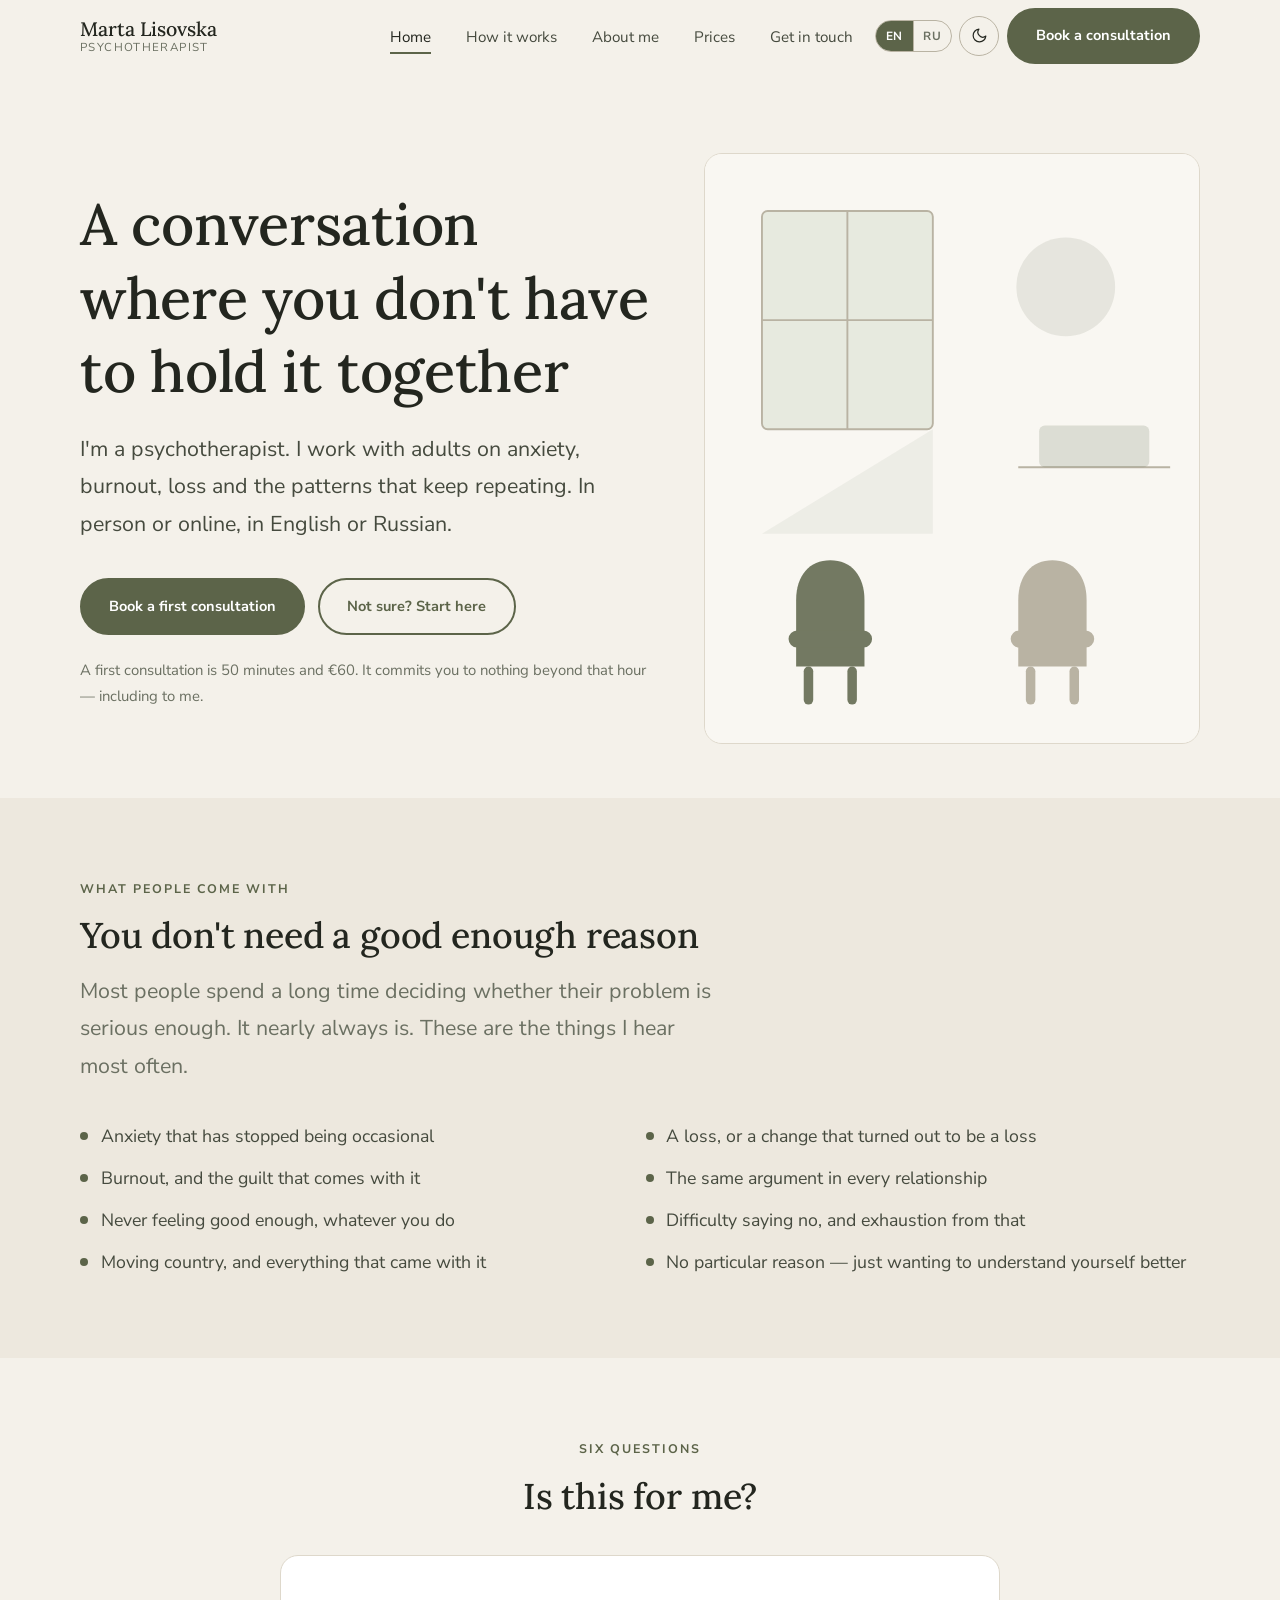
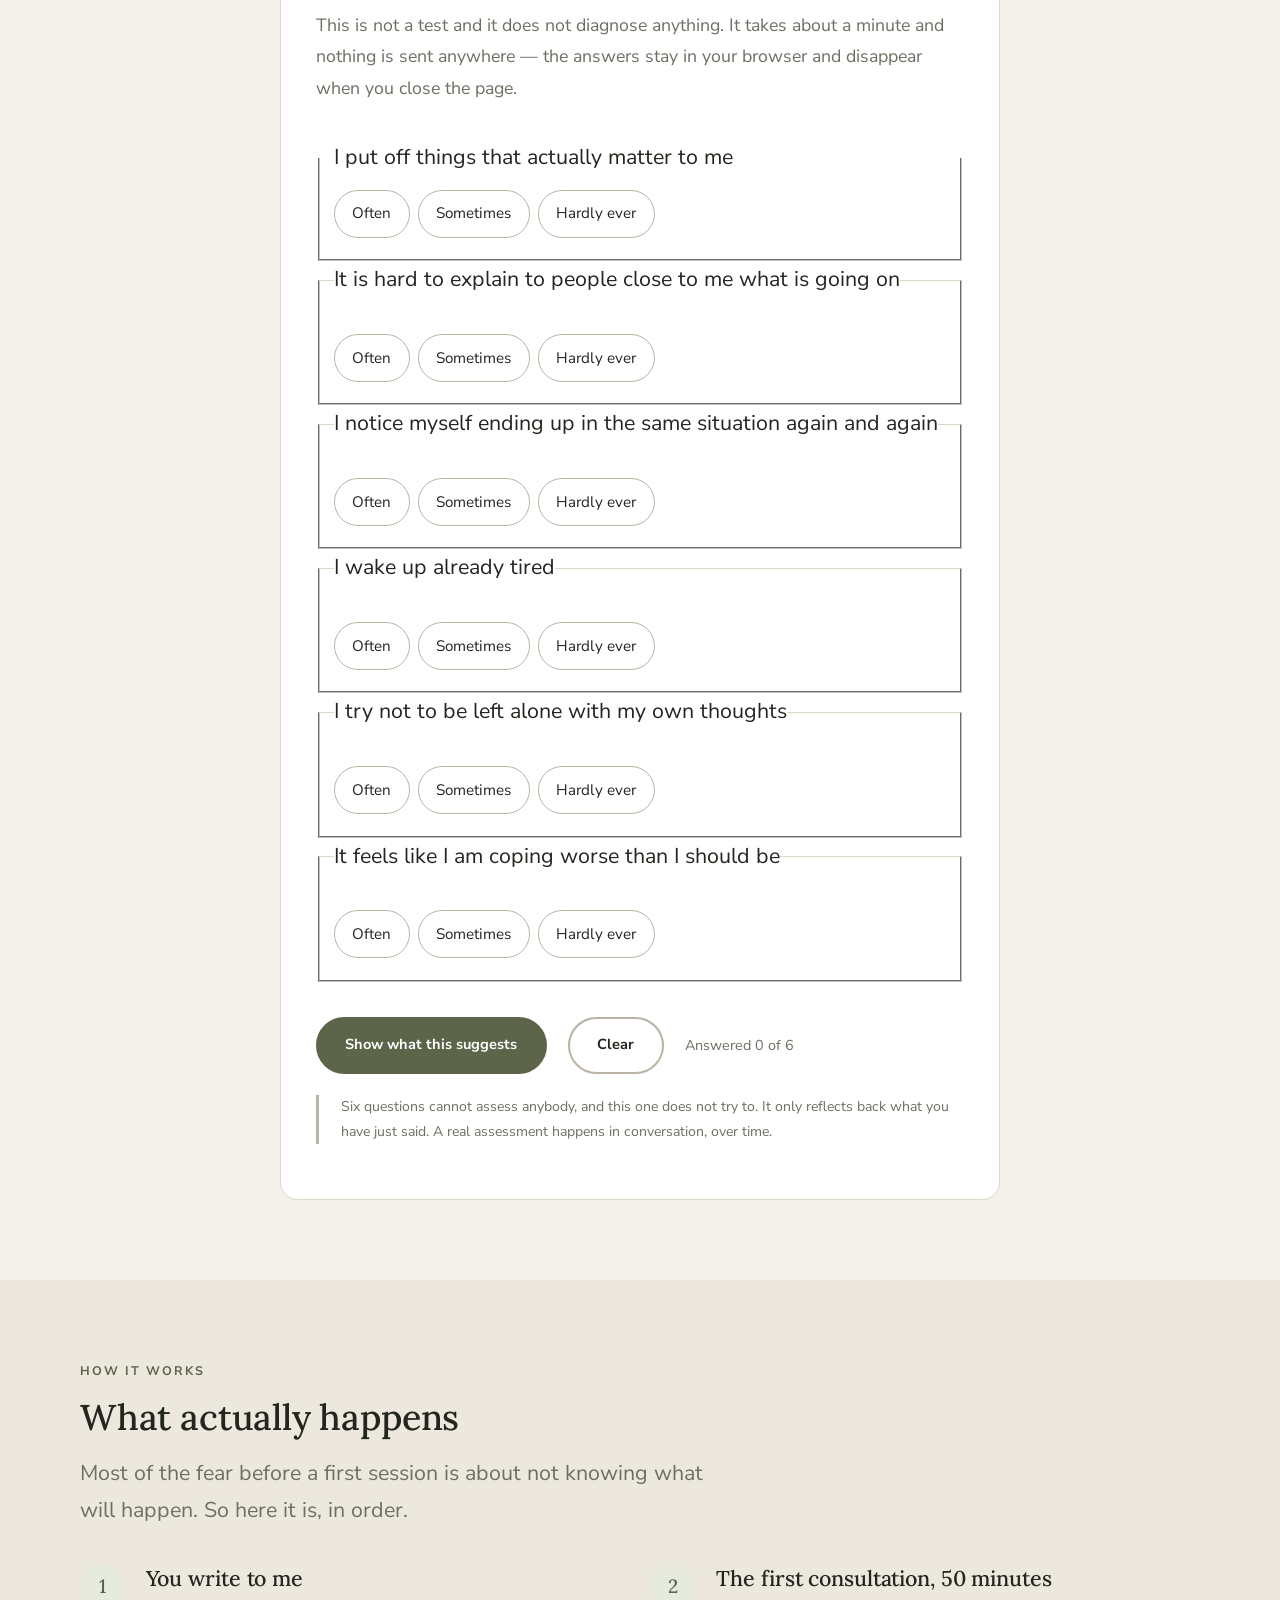
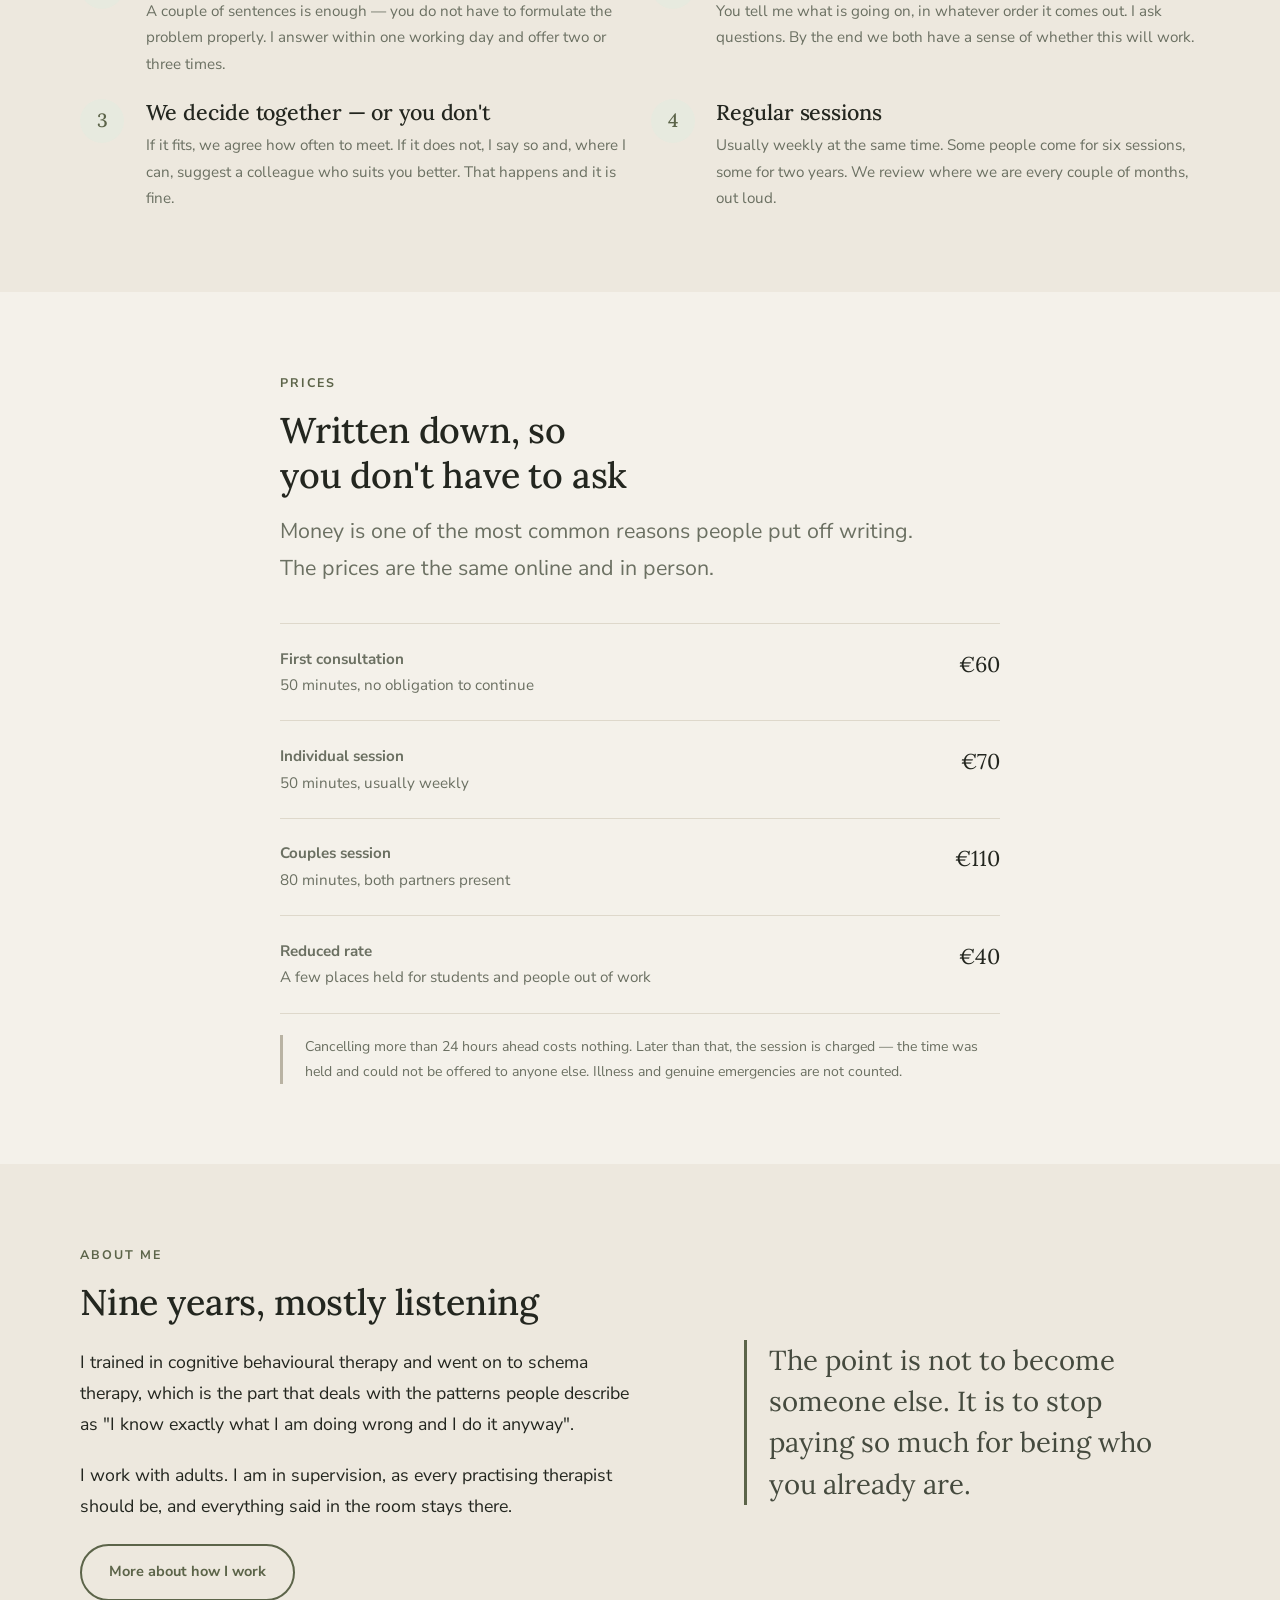
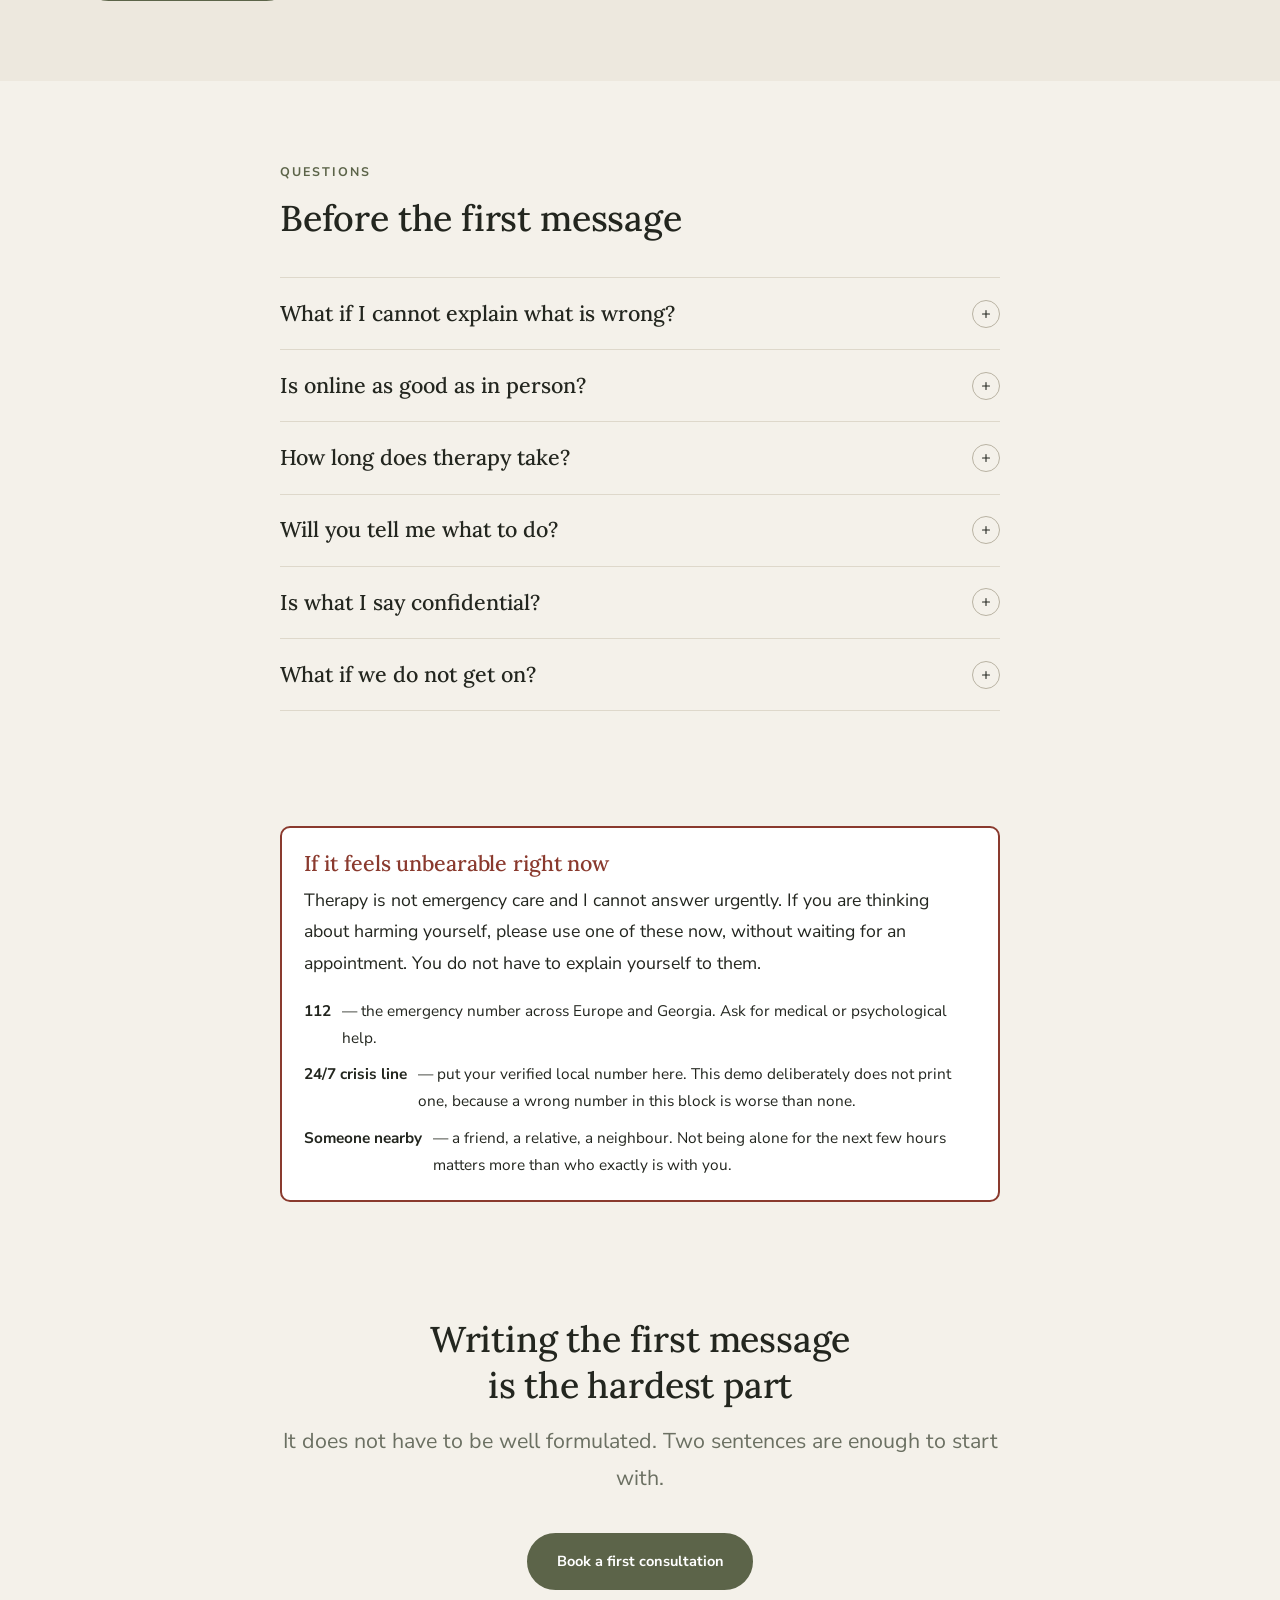
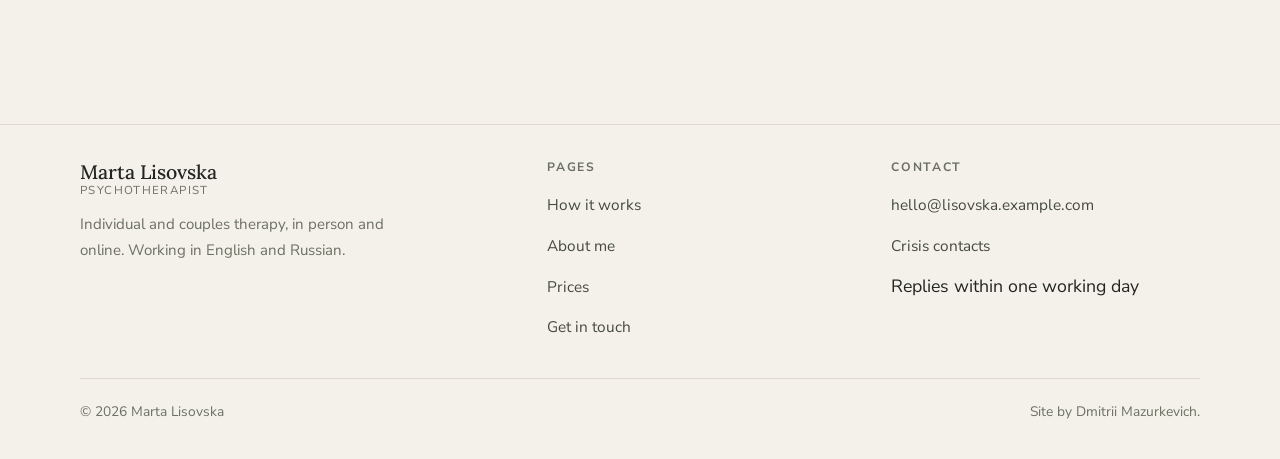
<file: index.html>
<!DOCTYPE html>
<html lang="en">
<head>
<meta charset="utf-8">
<meta name="viewport" content="width=device-width, initial-scale=1">
<title data-i18n="home.metaTitle">Marta Lisovska — psychotherapist, in person and online</title>
<meta name="description" data-i18n-attr="content:home.metaDesc" content="Individual and couples psychotherapy, in person and online. A first consultation of fifty minutes, clear prices, no obligation to continue.">
<meta name="theme-color" content="#F4F1EA" media="(prefers-color-scheme: light)">
<meta name="theme-color" content="#191A16" media="(prefers-color-scheme: dark)">
<meta property="og:type" content="website">
<meta property="og:title" content="Marta Lisovska — psychotherapist, in person and online">
<meta property="og:description" content="Individual and couples psychotherapy, in person and online. A first consultation of fifty minutes, clear prices, no obligation to continue.">
<link rel="canonical" href="https://dmitrii-mazurkevich.github.io/psychologist-website/">
<link rel="alternate" hreflang="en" href="https://dmitrii-mazurkevich.github.io/psychologist-website/?lang=en">
<link rel="alternate" hreflang="ru" href="https://dmitrii-mazurkevich.github.io/psychologist-website/?lang=ru">
<link rel="icon" href="data:image/svg+xml,%3Csvg xmlns='http://www.w3.org/2000/svg' viewBox='0 0 100 100'%3E%3Crect width='100' height='100' rx='24' fill='%235C6449'/%3E%3Cpath d='M30 62c0-18 8-30 20-30s20 12 20 30' stroke='%23F4F1EA' stroke-width='7' fill='none' stroke-linecap='round'/%3E%3Ccircle cx='50' cy='72' r='5' fill='%23F4F1EA'/%3E%3C/svg%3E">
<link rel="preconnect" href="https://fonts.googleapis.com">
<link rel="preconnect" href="https://fonts.gstatic.com" crossorigin>
<link rel="stylesheet" href="https://fonts.googleapis.com/css2?family=Lora:ital,wght@0,400;0,500;0,600;1,400&family=Nunito+Sans:wght@400;600;700&display=swap">
<link rel="stylesheet" href="assets/css/main.css">
<script>
(function () {
  var d = document.documentElement, langs = ['en', 'ru'], lang = null;
  var p = location.search.match(/[?&]lang=([a-z]{2})/i);
  if (p && langs.indexOf(p[1].toLowerCase()) > -1) lang = p[1].toLowerCase();
  if (!lang) { try { var s = localStorage.getItem('ml-lang'); if (langs.indexOf(s) > -1) lang = s; } catch (e) {} }
  if (!lang) { lang = 'en'; }
  d.setAttribute('data-lang', lang);
  if (lang !== 'en') { d.className += ' i18n-pending'; setTimeout(function () { d.classList.remove('i18n-pending'); }, 1200); }
  try { var t = localStorage.getItem('ml-theme'); if (t) d.setAttribute('data-theme', t); } catch (e) {}
})();
</script>
<script type="application/ld+json">
{
  "@context": "https://schema.org",
  "@type": "Psychologist",
  "name": "Marta Lisovska",
  "url": "https://dmitrii-mazurkevich.github.io/psychologist-website/",
  "email": "hello@lisovska.example.com",
  "priceRange": "€€",
  "availableLanguage": ["en", "ru"],
  "medicalSpecialty": "Psychiatric"
}
</script>
</head>

<body>
<a class="skip-link" href="#main" data-i18n="nav.skip">Skip to content</a>

<header class="site-header">
  <div class="container">
    <nav class="nav" aria-label="Main" data-i18n-attr="aria-label:nav.main">
      <a class="brand" href="index.html">
        <span class="brand__name">Marta Lisovska</span>
        <span class="brand__role" data-i18n="brand.role">Psychotherapist</span>
      </a>

      <ul class="nav__list">
        <li><a href="index.html" aria-current="page" data-i18n="nav.home">Home</a></li>
        <li><a href="index.html#how" data-i18n="nav.how">How it works</a></li>
        <li><a href="about.html" data-i18n="nav.about">About me</a></li>
        <li><a href="index.html#prices" data-i18n="nav.prices">Prices</a></li>
        <li><a href="contact.html" data-i18n="nav.contact">Get in touch</a></li>
      </ul>

      <div class="nav__actions">
        <div class="lang" role="group" aria-label="Language" data-i18n-attr="aria-label:nav.language">
          <button type="button" data-lang="en" aria-pressed="true">EN</button>
          <button type="button" data-lang="ru" aria-pressed="false">RU</button>
        </div>
        <button class="icon-btn theme-toggle" type="button" data-i18n-attr="aria-label:nav.theme" aria-label="Switch colour theme">
          <svg class="icon-moon" viewBox="0 0 24 24" fill="none" stroke="currentColor" stroke-width="1.7" stroke-linecap="round" stroke-linejoin="round" aria-hidden="true"><path d="M21 12.8A9 9 0 1 1 11.2 3a7 7 0 0 0 9.8 9.8z"/></svg>
          <svg class="icon-sun" viewBox="0 0 24 24" fill="none" stroke="currentColor" stroke-width="1.7" stroke-linecap="round" stroke-linejoin="round" aria-hidden="true"><circle cx="12" cy="12" r="4"/><path d="M12 2v2M12 20v2M4.9 4.9l1.4 1.4M17.7 17.7l1.4 1.4M2 12h2M20 12h2M4.9 19.1l1.4-1.4M17.7 6.3l1.4-1.4"/></svg>
        </button>
        <button class="icon-btn nav-toggle" type="button" aria-expanded="false" aria-controls="mobile-menu" data-i18n-attr="aria-label:nav.menu" aria-label="Open menu">
          <svg viewBox="0 0 24 24" fill="none" stroke="currentColor" stroke-width="1.7" stroke-linecap="round" aria-hidden="true"><path d="M4 7h16M4 12h16M4 17h16"/></svg>
        </button>
        <a class="btn nav__cta" href="contact.html" data-i18n="nav.book">Book a consultation</a>
      </div>
    </nav>
  </div>
</header>

<div class="mobile-menu" id="mobile-menu">
  <a href="index.html" data-i18n="nav.home">Home</a>
  <a href="index.html#how" data-i18n="nav.how">How it works</a>
  <a href="about.html" data-i18n="nav.about">About me</a>
  <a href="index.html#prices" data-i18n="nav.prices">Prices</a>
  <a href="contact.html" data-i18n="nav.contact">Get in touch</a>
  <a class="btn" href="contact.html" data-i18n="nav.book">Book a consultation</a>
</div>

<main id="main">

  <section class="hero">
    <div class="container">
      <div class="hero__grid">
        <div>
          <h1 class="hero__title" data-i18n="home.title">A conversation where you don't have to hold it together</h1>
          <p class="hero__lede" data-i18n="home.lede">
            I'm a psychotherapist. I work with adults on anxiety, burnout, loss and the
            patterns that keep repeating. In person or online, in English or Russian.
          </p>
          <div class="hero__actions">
            <a class="btn" href="contact.html" data-i18n="home.cta1">Book a first consultation</a>
            <a class="btn btn--outline" href="#self-check" data-i18n="home.cta2">Not sure? Start here</a>
          </div>
          <p class="hero__note" data-i18n="home.note">
            A first consultation is 50 minutes and €60. It commits you to nothing beyond
            that hour — including to me.
          </p>
        </div>

        <div class="portrait">
          <svg viewBox="0 0 520 620" role="img" aria-label="Illustration: a quiet room with two chairs" data-i18n-attr="aria-label:home.portraitAlt">
            <rect width="520" height="620" fill="var(--surface-2)"/>
            <rect x="60" y="60" width="180" height="230" rx="6" fill="var(--accent-soft)"/>
            <rect x="60" y="60" width="180" height="230" rx="6" fill="none" stroke="var(--line-strong)" stroke-width="2"/>
            <path d="M60 175h180M150 60v230" stroke="var(--line-strong)" stroke-width="2"/>
            <path d="M240 290 L60 400 L240 400 Z" fill="var(--accent)" opacity=".07"/>
            <g fill="var(--accent)" opacity=".85">
              <path d="M96 470c0-26 14-42 36-42s36 16 36 42v70h-72z"/>
              <rect x="88" y="502" width="88" height="18" rx="9"/>
              <rect x="104" y="540" width="10" height="40" rx="5"/>
              <rect x="150" y="540" width="10" height="40" rx="5"/>
            </g>
            <g fill="var(--line-strong)">
              <path d="M330 470c0-26 14-42 36-42s36 16 36 42v70h-72z"/>
              <rect x="322" y="502" width="88" height="18" rx="9"/>
              <rect x="338" y="540" width="10" height="40" rx="5"/>
              <rect x="384" y="540" width="10" height="40" rx="5"/>
            </g>
            <circle cx="380" cy="140" r="52" fill="var(--accent)" opacity=".12"/>
            <path d="M330 330h160" stroke="var(--line-strong)" stroke-width="2"/>
            <rect x="352" y="286" width="116" height="44" rx="6" fill="var(--accent)" opacity=".18"/>
          </svg>
        </div>
      </div>
    </div>
  </section>

  <section class="section section--alt">
    <div class="container">
      <div class="section-head">
        <span class="eyebrow" data-i18n="why.eyebrow">What people come with</span>
        <h2 class="section-title" data-i18n="why.title">You don't need a good enough reason</h2>
        <p class="section-lede" data-i18n="why.lede">
          Most people spend a long time deciding whether their problem is serious enough.
          It nearly always is. These are the things I hear most often.
        </p>
      </div>
      <ul class="reasons grid grid--2">
        <li><span data-i18n="why.r1">Anxiety that has stopped being occasional</span></li>
        <li><span data-i18n="why.r2">A loss, or a change that turned out to be a loss</span></li>
        <li><span data-i18n="why.r3">Burnout, and the guilt that comes with it</span></li>
        <li><span data-i18n="why.r4">The same argument in every relationship</span></li>
        <li><span data-i18n="why.r5">Never feeling good enough, whatever you do</span></li>
        <li><span data-i18n="why.r6">Difficulty saying no, and exhaustion from that</span></li>
        <li><span data-i18n="why.r7">Moving country, and everything that came with it</span></li>
        <li><span data-i18n="why.r8">No particular reason — just wanting to understand yourself better</span></li>
      </ul>
    </div>
  </section>

  <section class="section" id="self-check">
    <div class="container container--narrow">
      <div class="section-head section-head--center">
        <span class="eyebrow" data-i18n="chk.eyebrow">Six questions</span>
        <h2 class="section-title" data-i18n="chk.title">Is this for me?</h2>
      </div>

      <div class="check" id="self-check-widget"
           data-contact-url="contact.html"
           data-label-book="Book a first consultation"
           data-label-how="How a session works"
           data-label-crisis="Crisis contacts"
           data-i18n-attr="data-label-book:chk.labelBook|data-label-how:chk.labelHow|data-label-crisis:chk.labelCrisis">
        <p class="check__intro" data-i18n="chk.intro">
          This is not a test and it does not diagnose anything. It takes about a minute and
          nothing is sent anywhere — the answers stay in your browser and disappear when you
          close the page.
        </p>

          <fieldset class="check__q">
            <legend data-i18n="chk.q1">I put off things that actually matter to me</legend>
            <div class="check__opts">
              <label class="opt"><input type="radio" name="chk-0" value="2"><span data-i18n="chk.often">Often</span></label>
              <label class="opt"><input type="radio" name="chk-0" value="1"><span data-i18n="chk.sometimes">Sometimes</span></label>
              <label class="opt"><input type="radio" name="chk-0" value="0"><span data-i18n="chk.rarely">Hardly ever</span></label>
            </div>
          </fieldset>
          <fieldset class="check__q">
            <legend data-i18n="chk.q2">It is hard to explain to people close to me what is going on</legend>
            <div class="check__opts">
              <label class="opt"><input type="radio" name="chk-1" value="2"><span data-i18n="chk.often">Often</span></label>
              <label class="opt"><input type="radio" name="chk-1" value="1"><span data-i18n="chk.sometimes">Sometimes</span></label>
              <label class="opt"><input type="radio" name="chk-1" value="0"><span data-i18n="chk.rarely">Hardly ever</span></label>
            </div>
          </fieldset>
          <fieldset class="check__q">
            <legend data-i18n="chk.q3">I notice myself ending up in the same situation again and again</legend>
            <div class="check__opts">
              <label class="opt"><input type="radio" name="chk-2" value="2"><span data-i18n="chk.often">Often</span></label>
              <label class="opt"><input type="radio" name="chk-2" value="1"><span data-i18n="chk.sometimes">Sometimes</span></label>
              <label class="opt"><input type="radio" name="chk-2" value="0"><span data-i18n="chk.rarely">Hardly ever</span></label>
            </div>
          </fieldset>
          <fieldset class="check__q">
            <legend data-i18n="chk.q4">I wake up already tired</legend>
            <div class="check__opts">
              <label class="opt"><input type="radio" name="chk-3" value="2"><span data-i18n="chk.often">Often</span></label>
              <label class="opt"><input type="radio" name="chk-3" value="1"><span data-i18n="chk.sometimes">Sometimes</span></label>
              <label class="opt"><input type="radio" name="chk-3" value="0"><span data-i18n="chk.rarely">Hardly ever</span></label>
            </div>
          </fieldset>
          <fieldset class="check__q">
            <legend data-i18n="chk.q5">I try not to be left alone with my own thoughts</legend>
            <div class="check__opts">
              <label class="opt"><input type="radio" name="chk-4" value="2"><span data-i18n="chk.often">Often</span></label>
              <label class="opt"><input type="radio" name="chk-4" value="1"><span data-i18n="chk.sometimes">Sometimes</span></label>
              <label class="opt"><input type="radio" name="chk-4" value="0"><span data-i18n="chk.rarely">Hardly ever</span></label>
            </div>
          </fieldset>
          <fieldset class="check__q">
            <legend data-i18n="chk.q6">It feels like I am coping worse than I should be</legend>
            <div class="check__opts">
              <label class="opt"><input type="radio" name="chk-5" value="2"><span data-i18n="chk.often">Often</span></label>
              <label class="opt"><input type="radio" name="chk-5" value="1"><span data-i18n="chk.sometimes">Sometimes</span></label>
              <label class="opt"><input type="radio" name="chk-5" value="0"><span data-i18n="chk.rarely">Hardly ever</span></label>
            </div>
          </fieldset>

        <div class="check__foot">
          <button class="btn" type="button" data-check-show data-i18n="chk.show">Show what this suggests</button>
          <button class="btn btn--quiet" type="button" data-check-reset data-i18n="chk.reset">Clear</button>
          <span class="check__progress" data-check-progress></span>
        </div>
        <p class="muted" data-check-hint style="margin-top:.6rem"></p>

        <div class="check__result" hidden role="status" aria-live="polite">
          <h3 data-result-title></h3>
          <p data-result-body></p>
          <div class="check__actions"></div>
        </div>

        <p class="disclaimer" data-i18n="chk.disclaimer">
          Six questions cannot assess anybody, and this one does not try to. It only reflects
          back what you have just said. A real assessment happens in conversation, over time.
        </p>
      </div>
    </div>
  </section>

  <section class="section section--alt" id="how">
    <div class="container">
      <div class="section-head">
        <span class="eyebrow" data-i18n="how.eyebrow">How it works</span>
        <h2 class="section-title" data-i18n="how.title">What actually happens</h2>
        <p class="section-lede" data-i18n="how.lede">
          Most of the fear before a first session is about not knowing what will happen.
          So here it is, in order.
        </p>
      </div>

      <div class="steps">
        <div class="step">
          <div>
            <h3 data-i18n="how.1t">You write to me</h3>
            <p data-i18n="how.1d">A couple of sentences is enough — you do not have to formulate the problem properly. I answer within one working day and offer two or three times.</p>
          </div>
        </div>
        <div class="step">
          <div>
            <h3 data-i18n="how.2t">The first consultation, 50 minutes</h3>
            <p data-i18n="how.2d">You tell me what is going on, in whatever order it comes out. I ask questions. By the end we both have a sense of whether this will work.</p>
          </div>
        </div>
        <div class="step">
          <div>
            <h3 data-i18n="how.3t">We decide together — or you don't</h3>
            <p data-i18n="how.3d">If it fits, we agree how often to meet. If it does not, I say so and, where I can, suggest a colleague who suits you better. That happens and it is fine.</p>
          </div>
        </div>
        <div class="step">
          <div>
            <h3 data-i18n="how.4t">Regular sessions</h3>
            <p data-i18n="how.4d">Usually weekly at the same time. Some people come for six sessions, some for two years. We review where we are every couple of months, out loud.</p>
          </div>
        </div>
      </div>
    </div>
  </section>

  <section class="section" id="prices">
    <div class="container container--narrow">
      <div class="section-head">
        <span class="eyebrow" data-i18n="price.eyebrow">Prices</span>
        <h2 class="section-title" data-i18n="price.title">Written down, so you don't have to ask</h2>
        <p class="section-lede" data-i18n="price.lede">
          Money is one of the most common reasons people put off writing. The prices are the
          same online and in person.
        </p>
      </div>

      <ul class="prices">
        <li>
          <span><b data-i18n="price.1t">First consultation</b><br><span data-i18n="price.1d">50 minutes, no obligation to continue</span></span>
          <span class="amount">€60</span>
        </li>
        <li>
          <span><b data-i18n="price.2t">Individual session</b><br><span data-i18n="price.2d">50 minutes, usually weekly</span></span>
          <span class="amount">€70</span>
        </li>
        <li>
          <span><b data-i18n="price.3t">Couples session</b><br><span data-i18n="price.3d">80 minutes, both partners present</span></span>
          <span class="amount">€110</span>
        </li>
        <li>
          <span><b data-i18n="price.4t">Reduced rate</b><br><span data-i18n="price.4d">A few places held for students and people out of work</span></span>
          <span class="amount" data-i18n="price.4a">€40</span>
        </li>
      </ul>

      <p class="disclaimer mt-3" data-i18n="price.cancel">
        Cancelling more than 24 hours ahead costs nothing. Later than that, the session is
        charged — the time was held and could not be offered to anyone else. Illness and
        genuine emergencies are not counted.
      </p>
    </div>
  </section>

  <section class="section section--alt">
    <div class="container">
      <div class="hero__grid">
        <div>
          <span class="eyebrow" data-i18n="about.eyebrow">About me</span>
          <h2 class="section-title" data-i18n="about.shortTitle">Nine years, mostly listening</h2>
          <p class="mt-3" data-i18n="about.shortP1">
            I trained in cognitive behavioural therapy and went on to schema therapy, which
            is the part that deals with the patterns people describe as "I know exactly what
            I am doing wrong and I do it anyway".
          </p>
          <p data-i18n="about.shortP2">
            I work with adults. I am in supervision, as every practising therapist should be,
            and everything said in the room stays there.
          </p>
          <p class="mt-3"><a class="btn btn--outline" href="about.html" data-i18n="about.more">More about how I work</a></p>
        </div>
        <blockquote class="quote" data-i18n="about.quote">
          The point is not to become someone else. It is to stop paying so much for being
          who you already are.
        </blockquote>
      </div>
    </div>
  </section>

  <section class="section">
    <div class="container container--narrow">
      <div class="section-head">
        <span class="eyebrow" data-i18n="faq.eyebrow">Questions</span>
        <h2 class="section-title" data-i18n="faq.title">Before the first message</h2>
      </div>
      <div class="faq">
        <div class="faq__item">
          <h3><button class="faq__q" type="button" aria-expanded="false" aria-controls="faq-1">
            <span data-i18n="faq.1q">What if I cannot explain what is wrong?</span>
            <span class="faq__icon" aria-hidden="true"><svg viewBox="0 0 24 24" fill="none" stroke="currentColor" stroke-width="2.2" stroke-linecap="round"><path d="M12 5v14M5 12h14"/></svg></span>
          </button></h3>
          <div class="faq__a" id="faq-1"><div><p data-i18n="faq.1a">That is the normal starting point, not a problem to solve beforehand. "I do not know how to describe it, but something is off" is a perfectly good first sentence. Putting it into words is part of the work, not a prerequisite for it.</p></div></div>
        </div>
        <div class="faq__item">
          <h3><button class="faq__q" type="button" aria-expanded="false" aria-controls="faq-2">
            <span data-i18n="faq.2q">Is online as good as in person?</span>
            <span class="faq__icon" aria-hidden="true"><svg viewBox="0 0 24 24" fill="none" stroke="currentColor" stroke-width="2.2" stroke-linecap="round"><path d="M12 5v14M5 12h14"/></svg></span>
          </button></h3>
          <div class="faq__a" id="faq-2"><div><p data-i18n="faq.2a">For most of what I work with, yes — the research is fairly settled on this. In person can suit people who find it easier to speak when they are physically somewhere else than home. You can also switch; plenty of people do.</p></div></div>
        </div>
        <div class="faq__item">
          <h3><button class="faq__q" type="button" aria-expanded="false" aria-controls="faq-3">
            <span data-i18n="faq.3q">How long does therapy take?</span>
            <span class="faq__icon" aria-hidden="true"><svg viewBox="0 0 24 24" fill="none" stroke="currentColor" stroke-width="2.2" stroke-linecap="round"><path d="M12 5v14M5 12h14"/></svg></span>
          </button></h3>
          <div class="faq__a" id="faq-3"><div><p data-i18n="faq.3a">Honestly: it depends, and anyone who gives you a number without knowing you is selling something. A specific, contained problem can take six to ten sessions. Long-standing patterns take longer. We agree a direction at the start and check every couple of months whether it is still the right one.</p></div></div>
        </div>
        <div class="faq__item">
          <h3><button class="faq__q" type="button" aria-expanded="false" aria-controls="faq-4">
            <span data-i18n="faq.4q">Will you tell me what to do?</span>
            <span class="faq__icon" aria-hidden="true"><svg viewBox="0 0 24 24" fill="none" stroke="currentColor" stroke-width="2.2" stroke-linecap="round"><path d="M12 5v14M5 12h14"/></svg></span>
          </button></h3>
          <div class="faq__a" id="faq-4"><div><p data-i18n="faq.4a">No, and not out of principle — it does not work. Advice from a stranger who has known you for fifty minutes is worth very little. What does work is understanding why the obvious solution has not been possible for you so far.</p></div></div>
        </div>
        <div class="faq__item">
          <h3><button class="faq__q" type="button" aria-expanded="false" aria-controls="faq-5">
            <span data-i18n="faq.5q">Is what I say confidential?</span>
            <span class="faq__icon" aria-hidden="true"><svg viewBox="0 0 24 24" fill="none" stroke="currentColor" stroke-width="2.2" stroke-linecap="round"><path d="M12 5v14M5 12h14"/></svg></span>
          </button></h3>
          <div class="faq__a" id="faq-5"><div><p data-i18n="faq.5a">Yes. Nothing leaves the room, including from your family. The exceptions are the standard ones and I will state them at the first session: a direct threat to your life or someone else’s, and a court order. In supervision cases are discussed without anything that could identify you.</p></div></div>
        </div>
        <div class="faq__item">
          <h3><button class="faq__q" type="button" aria-expanded="false" aria-controls="faq-6">
            <span data-i18n="faq.6q">What if we do not get on?</span>
            <span class="faq__icon" aria-hidden="true"><svg viewBox="0 0 24 24" fill="none" stroke="currentColor" stroke-width="2.2" stroke-linecap="round"><path d="M12 5v14M5 12h14"/></svg></span>
          </button></h3>
          <div class="faq__a" id="faq-6"><div><p data-i18n="faq.6a">Say so, and we stop. The fit between therapist and client predicts the outcome more than the method does, so this is not a delicate matter — it is a practical one. I will suggest a colleague if I can. You are not obliged to explain.</p></div></div>
        </div>
      </div>
    </div>
  </section>

  <section class="section--tight">
    <div class="container container--narrow">

      <div class="crisis" id="crisis">
        <h2 data-i18n="crisis.title">If it feels unbearable right now</h2>
        <p data-i18n="crisis.body">
          Therapy is not emergency care and I cannot answer urgently. If you are
          thinking about harming yourself, please use one of these now, without
          waiting for an appointment. You do not have to explain yourself to them.
        </p>
        <ul>
          <li>
            <strong>112</strong>
            <span data-i18n="crisis.emergency">— the emergency number across Europe and Georgia. Ask for medical or psychological help.</span>
          </li>
          <li>
            <strong data-i18n="crisis.line">24/7 crisis line</strong>
            <span data-i18n="crisis.linePlaceholder">— put your verified local number here. This demo deliberately does not print one, because a wrong number in this block is worse than none.</span>
          </li>
          <li>
            <strong data-i18n="crisis.someone">Someone nearby</strong>
            <span data-i18n="crisis.someoneBody">— a friend, a relative, a neighbour. Not being alone for the next few hours matters more than who exactly is with you.</span>
          </li>
        </ul>
      </div>
    </div>
  </section>

  <section class="section">
    <div class="container container--narrow text-center">
      <h2 class="section-title" data-i18n="home.ctaTitle">Writing the first message is the hardest part</h2>
      <p class="section-lede mt-2" data-i18n="home.ctaLede">
        It does not have to be well formulated. Two sentences are enough to start with.
      </p>
      <p class="center-actions mt-4">
        <a class="btn" href="contact.html" data-i18n="home.cta1">Book a first consultation</a>
      </p>
    </div>
  </section>

</main>

<footer class="site-footer">
  <div class="container">
    <div class="footer__grid">
      <div>
        <a class="brand" href="index.html">
          <span class="brand__name">Marta Lisovska</span>
          <span class="brand__role" data-i18n="brand.role">Psychotherapist</span>
        </a>
        <p class="footer__about" data-i18n="foot.about">
          Individual and couples therapy, in person and online. Working in English and Russian.
        </p>
      </div>
      <div>
        <h2 data-i18n="foot.sections">Pages</h2>
        <ul>
          <li><a href="index.html#how" data-i18n="nav.how">How it works</a></li>
          <li><a href="about.html" data-i18n="nav.about">About me</a></li>
          <li><a href="index.html#prices" data-i18n="nav.prices">Prices</a></li>
          <li><a href="contact.html" data-i18n="nav.contact">Get in touch</a></li>
        </ul>
      </div>
      <div>
        <h2 data-i18n="foot.contact">Contact</h2>
        <ul>
          <li><a href="mailto:hello@lisovska.example.com">hello@lisovska.example.com</a></li>
          <li><a href="index.html#crisis" data-i18n="foot.crisis">Crisis contacts</a></li>
          <li><span data-i18n="foot.reply">Replies within one working day</span></li>
        </ul>
      </div>
    </div>
    <div class="footer__bottom">
      <span>© <span data-year>2026</span> Marta Lisovska</span>
      <span data-i18n="foot.demoNote">Site by Dmitrii Mazurkevich.</span>
    </div>
  </div>
</footer>

<script src="assets/js/i18n.js" defer></script>
<script src="assets/js/main.js" defer></script>
</body>
</html>
</file>
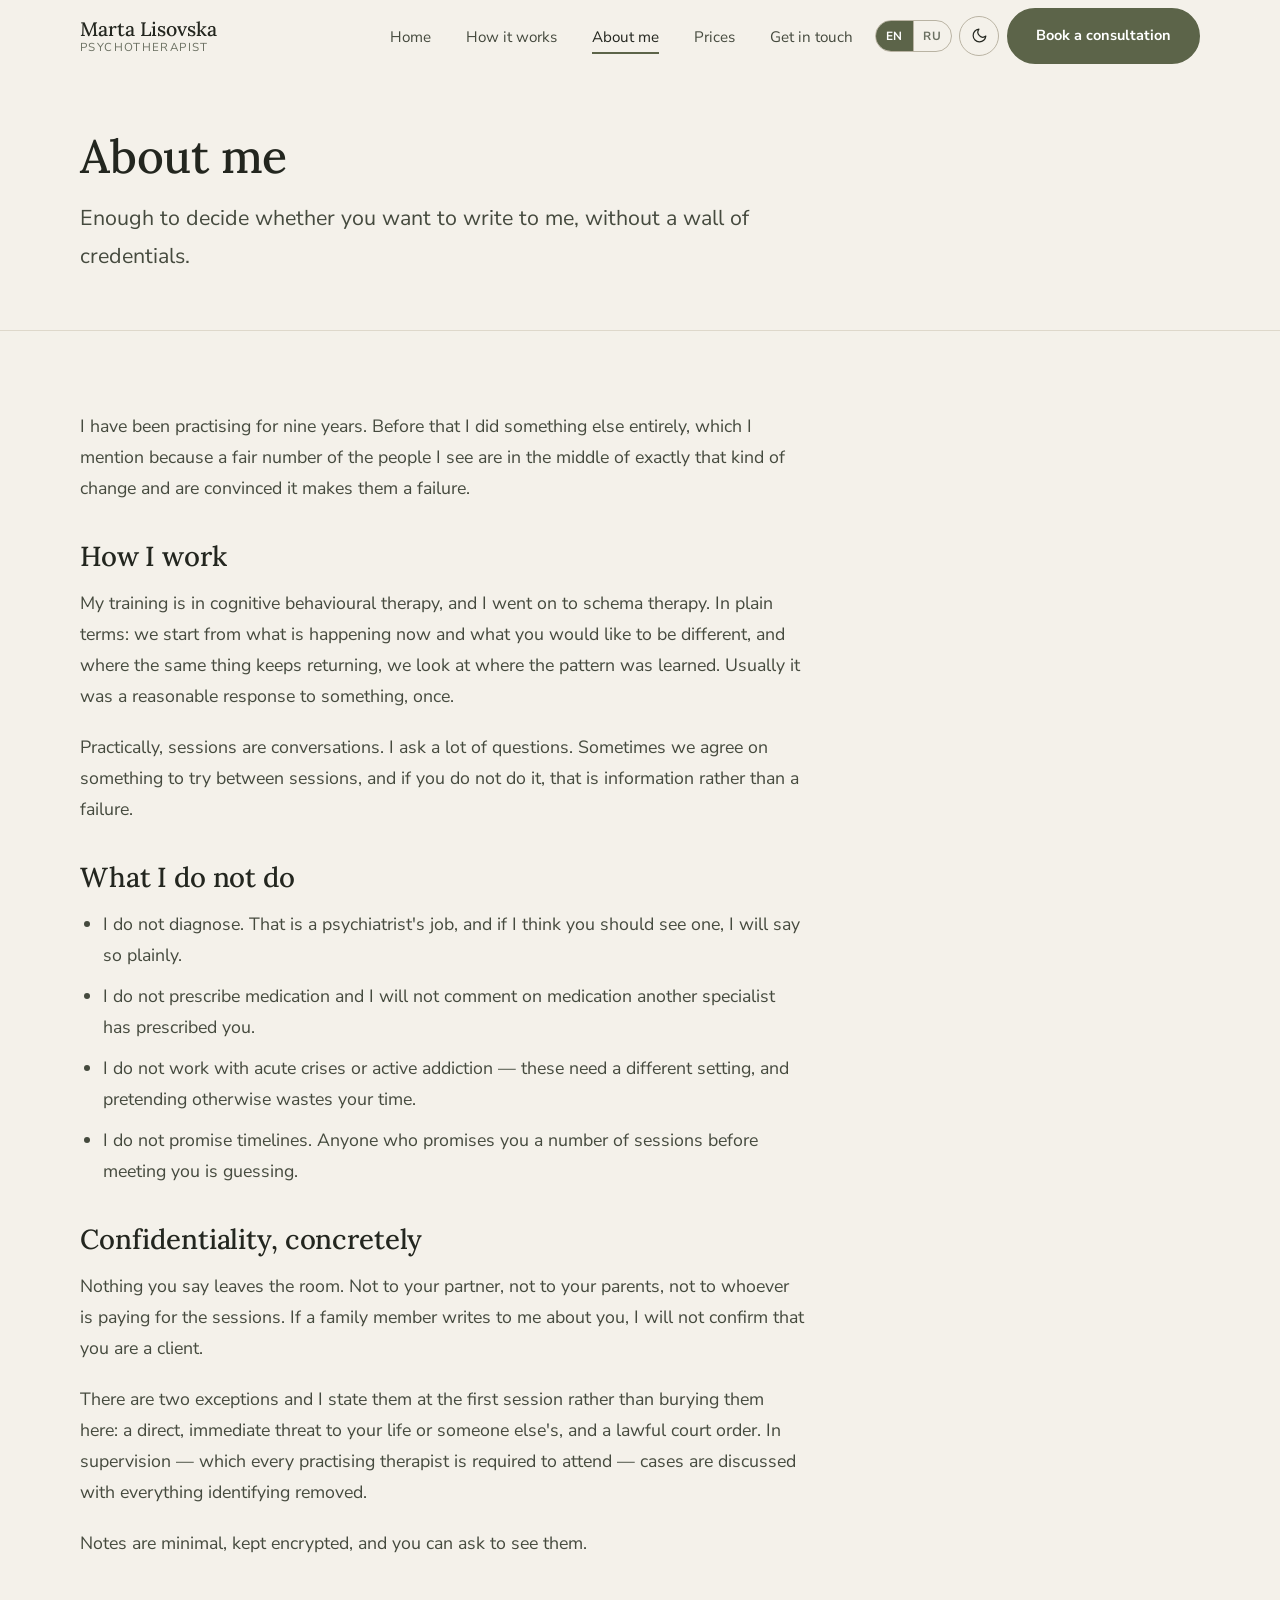
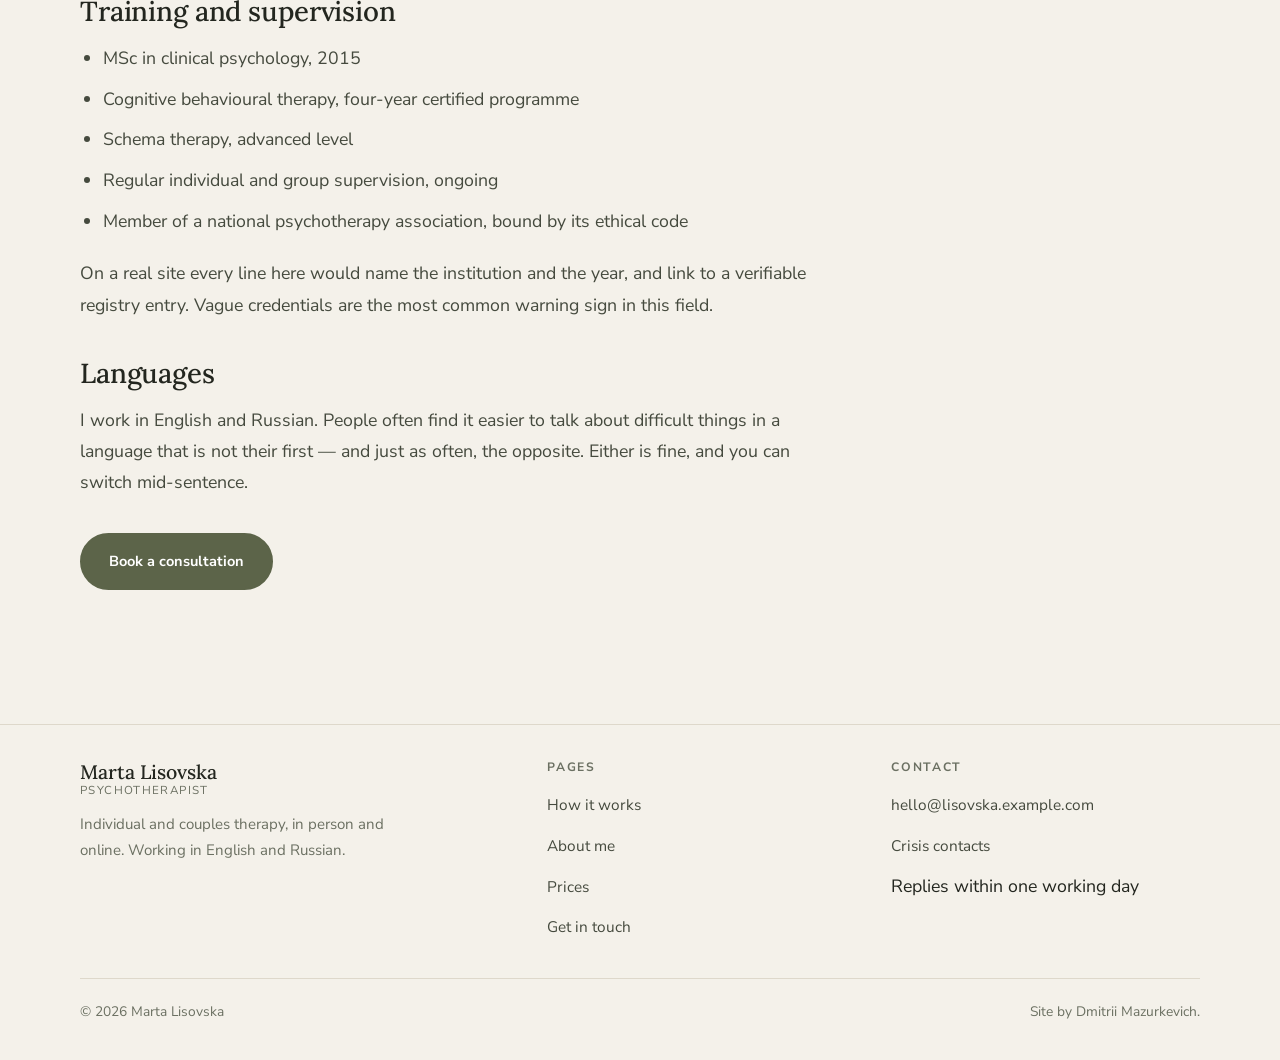
<file: about.html>
<!DOCTYPE html>
<html lang="en">
<head>
<meta charset="utf-8">
<meta name="viewport" content="width=device-width, initial-scale=1">
<title data-i18n="ab.metaTitle">About me — Marta Lisovska</title>
<meta name="description" data-i18n-attr="content:ab.metaDesc" content="How I work, what I trained in, what therapy is and is not, and how confidentiality actually works.">
<meta name="theme-color" content="#F4F1EA" media="(prefers-color-scheme: light)">
<meta name="theme-color" content="#191A16" media="(prefers-color-scheme: dark)">
<meta property="og:type" content="website">
<meta property="og:title" content="About me — Marta Lisovska">
<meta property="og:description" content="How I work, what I trained in, what therapy is and is not, and how confidentiality actually works.">
<link rel="canonical" href="https://dmitrii-mazurkevich.github.io/psychologist-website/about.html">
<link rel="alternate" hreflang="en" href="https://dmitrii-mazurkevich.github.io/psychologist-website/about.html?lang=en">
<link rel="alternate" hreflang="ru" href="https://dmitrii-mazurkevich.github.io/psychologist-website/about.html?lang=ru">
<link rel="icon" href="data:image/svg+xml,%3Csvg xmlns='http://www.w3.org/2000/svg' viewBox='0 0 100 100'%3E%3Crect width='100' height='100' rx='24' fill='%235C6449'/%3E%3Cpath d='M30 62c0-18 8-30 20-30s20 12 20 30' stroke='%23F4F1EA' stroke-width='7' fill='none' stroke-linecap='round'/%3E%3Ccircle cx='50' cy='72' r='5' fill='%23F4F1EA'/%3E%3C/svg%3E">
<link rel="preconnect" href="https://fonts.googleapis.com">
<link rel="preconnect" href="https://fonts.gstatic.com" crossorigin>
<link rel="stylesheet" href="https://fonts.googleapis.com/css2?family=Lora:ital,wght@0,400;0,500;0,600;1,400&family=Nunito+Sans:wght@400;600;700&display=swap">
<link rel="stylesheet" href="assets/css/main.css">
<script>
(function () {
  var d = document.documentElement, langs = ['en', 'ru'], lang = null;
  var p = location.search.match(/[?&]lang=([a-z]{2})/i);
  if (p && langs.indexOf(p[1].toLowerCase()) > -1) lang = p[1].toLowerCase();
  if (!lang) { try { var s = localStorage.getItem('ml-lang'); if (langs.indexOf(s) > -1) lang = s; } catch (e) {} }
  if (!lang) { lang = 'en'; }
  d.setAttribute('data-lang', lang);
  if (lang !== 'en') { d.className += ' i18n-pending'; setTimeout(function () { d.classList.remove('i18n-pending'); }, 1200); }
  try { var t = localStorage.getItem('ml-theme'); if (t) d.setAttribute('data-theme', t); } catch (e) {}
})();
</script>
</head>

<body>
<a class="skip-link" href="#main" data-i18n="nav.skip">Skip to content</a>

<header class="site-header">
  <div class="container">
    <nav class="nav" aria-label="Main" data-i18n-attr="aria-label:nav.main">
      <a class="brand" href="index.html">
        <span class="brand__name">Marta Lisovska</span>
        <span class="brand__role" data-i18n="brand.role">Psychotherapist</span>
      </a>

      <ul class="nav__list">
        <li><a href="index.html" data-i18n="nav.home">Home</a></li>
        <li><a href="index.html#how" data-i18n="nav.how">How it works</a></li>
        <li><a href="about.html" aria-current="page" data-i18n="nav.about">About me</a></li>
        <li><a href="index.html#prices" data-i18n="nav.prices">Prices</a></li>
        <li><a href="contact.html" data-i18n="nav.contact">Get in touch</a></li>
      </ul>

      <div class="nav__actions">
        <div class="lang" role="group" aria-label="Language" data-i18n-attr="aria-label:nav.language">
          <button type="button" data-lang="en" aria-pressed="true">EN</button>
          <button type="button" data-lang="ru" aria-pressed="false">RU</button>
        </div>
        <button class="icon-btn theme-toggle" type="button" data-i18n-attr="aria-label:nav.theme" aria-label="Switch colour theme">
          <svg class="icon-moon" viewBox="0 0 24 24" fill="none" stroke="currentColor" stroke-width="1.7" stroke-linecap="round" stroke-linejoin="round" aria-hidden="true"><path d="M21 12.8A9 9 0 1 1 11.2 3a7 7 0 0 0 9.8 9.8z"/></svg>
          <svg class="icon-sun" viewBox="0 0 24 24" fill="none" stroke="currentColor" stroke-width="1.7" stroke-linecap="round" stroke-linejoin="round" aria-hidden="true"><circle cx="12" cy="12" r="4"/><path d="M12 2v2M12 20v2M4.9 4.9l1.4 1.4M17.7 17.7l1.4 1.4M2 12h2M20 12h2M4.9 19.1l1.4-1.4M17.7 6.3l1.4-1.4"/></svg>
        </button>
        <button class="icon-btn nav-toggle" type="button" aria-expanded="false" aria-controls="mobile-menu" data-i18n-attr="aria-label:nav.menu" aria-label="Open menu">
          <svg viewBox="0 0 24 24" fill="none" stroke="currentColor" stroke-width="1.7" stroke-linecap="round" aria-hidden="true"><path d="M4 7h16M4 12h16M4 17h16"/></svg>
        </button>
        <a class="btn nav__cta" href="contact.html" data-i18n="nav.book">Book a consultation</a>
      </div>
    </nav>
  </div>
</header>

<div class="mobile-menu" id="mobile-menu">
  <a href="index.html" data-i18n="nav.home">Home</a>
  <a href="index.html#how" data-i18n="nav.how">How it works</a>
  <a href="about.html" data-i18n="nav.about">About me</a>
  <a href="index.html#prices" data-i18n="nav.prices">Prices</a>
  <a href="contact.html" data-i18n="nav.contact">Get in touch</a>
  <a class="btn" href="contact.html" data-i18n="nav.book">Book a consultation</a>
</div>

<main id="main">

  <div class="page-head">
    <div class="container">
      <h1 class="page-head__title" data-i18n="ab.title">About me</h1>
      <p class="page-head__lede" data-i18n="ab.lede">
        Enough to decide whether you want to write to me, without a wall of credentials.
      </p>
    </div>
  </div>

  <section class="section">
    <div class="container">
      <div class="prose">
        <p data-i18n="ab.p1">
          I have been practising for nine years. Before that I did something else entirely,
          which I mention because a fair number of the people I see are in the middle of
          exactly that kind of change and are convinced it makes them a failure.
        </p>

        <h2 data-i18n="ab.h1">How I work</h2>
        <p data-i18n="ab.p2">
          My training is in cognitive behavioural therapy, and I went on to schema therapy.
          In plain terms: we start from what is happening now and what you would like to be
          different, and where the same thing keeps returning, we look at where the pattern
          was learned. Usually it was a reasonable response to something, once.
        </p>
        <p data-i18n="ab.p3">
          Practically, sessions are conversations. I ask a lot of questions. Sometimes we
          agree on something to try between sessions, and if you do not do it, that is
          information rather than a failure.
        </p>

        <h2 data-i18n="ab.h2">What I do not do</h2>
        <ul>
          <li data-i18n="ab.l1">I do not diagnose. That is a psychiatrist's job, and if I think you should see one, I will say so plainly.</li>
          <li data-i18n="ab.l2">I do not prescribe medication and I will not comment on medication another specialist has prescribed you.</li>
          <li data-i18n="ab.l3">I do not work with acute crises or active addiction — these need a different setting, and pretending otherwise wastes your time.</li>
          <li data-i18n="ab.l4">I do not promise timelines. Anyone who promises you a number of sessions before meeting you is guessing.</li>
        </ul>

        <h2 data-i18n="ab.h3">Confidentiality, concretely</h2>
        <p data-i18n="ab.p4">
          Nothing you say leaves the room. Not to your partner, not to your parents, not to
          whoever is paying for the sessions. If a family member writes to me about you, I
          will not confirm that you are a client.
        </p>
        <p data-i18n="ab.p5">
          There are two exceptions and I state them at the first session rather than burying
          them here: a direct, immediate threat to your life or someone else's, and a lawful
          court order. In supervision — which every practising therapist is required to
          attend — cases are discussed with everything identifying removed.
        </p>
        <p data-i18n="ab.p6">
          Notes are minimal, kept encrypted, and you can ask to see them.
        </p>

        <h2 data-i18n="ab.h4">Training and supervision</h2>
        <ul>
          <li data-i18n="ab.t1">MSc in clinical psychology, 2015</li>
          <li data-i18n="ab.t2">Cognitive behavioural therapy, four-year certified programme</li>
          <li data-i18n="ab.t3">Schema therapy, advanced level</li>
          <li data-i18n="ab.t4">Regular individual and group supervision, ongoing</li>
          <li data-i18n="ab.t5">Member of a national psychotherapy association, bound by its ethical code</li>
        </ul>
        <p class="muted" data-i18n="ab.credNote">
          On a real site every line here would name the institution and the year, and link to
          a verifiable registry entry. Vague credentials are the most common warning sign in
          this field.
        </p>

        <h2 data-i18n="ab.h5">Languages</h2>
        <p data-i18n="ab.p7">
          I work in English and Russian. People often find it easier to talk about difficult
          things in a language that is not their first — and just as often, the opposite.
          Either is fine, and you can switch mid-sentence.
        </p>
      </div>

      <p class="mt-4"><a class="btn" href="contact.html" data-i18n="nav.book">Book a consultation</a></p>
    </div>
  </section>

</main>

<footer class="site-footer">
  <div class="container">
    <div class="footer__grid">
      <div>
        <a class="brand" href="index.html">
          <span class="brand__name">Marta Lisovska</span>
          <span class="brand__role" data-i18n="brand.role">Psychotherapist</span>
        </a>
        <p class="footer__about" data-i18n="foot.about">
          Individual and couples therapy, in person and online. Working in English and Russian.
        </p>
      </div>
      <div>
        <h2 data-i18n="foot.sections">Pages</h2>
        <ul>
          <li><a href="index.html#how" data-i18n="nav.how">How it works</a></li>
          <li><a href="about.html" data-i18n="nav.about">About me</a></li>
          <li><a href="index.html#prices" data-i18n="nav.prices">Prices</a></li>
          <li><a href="contact.html" data-i18n="nav.contact">Get in touch</a></li>
        </ul>
      </div>
      <div>
        <h2 data-i18n="foot.contact">Contact</h2>
        <ul>
          <li><a href="mailto:hello@lisovska.example.com">hello@lisovska.example.com</a></li>
          <li><a href="index.html#crisis" data-i18n="foot.crisis">Crisis contacts</a></li>
          <li><span data-i18n="foot.reply">Replies within one working day</span></li>
        </ul>
      </div>
    </div>
    <div class="footer__bottom">
      <span>© <span data-year>2026</span> Marta Lisovska</span>
      <span data-i18n="foot.demoNote">Site by Dmitrii Mazurkevich.</span>
    </div>
  </div>
</footer>

<script src="assets/js/i18n.js" defer></script>
<script src="assets/js/main.js" defer></script>
</body>
</html>
</file>
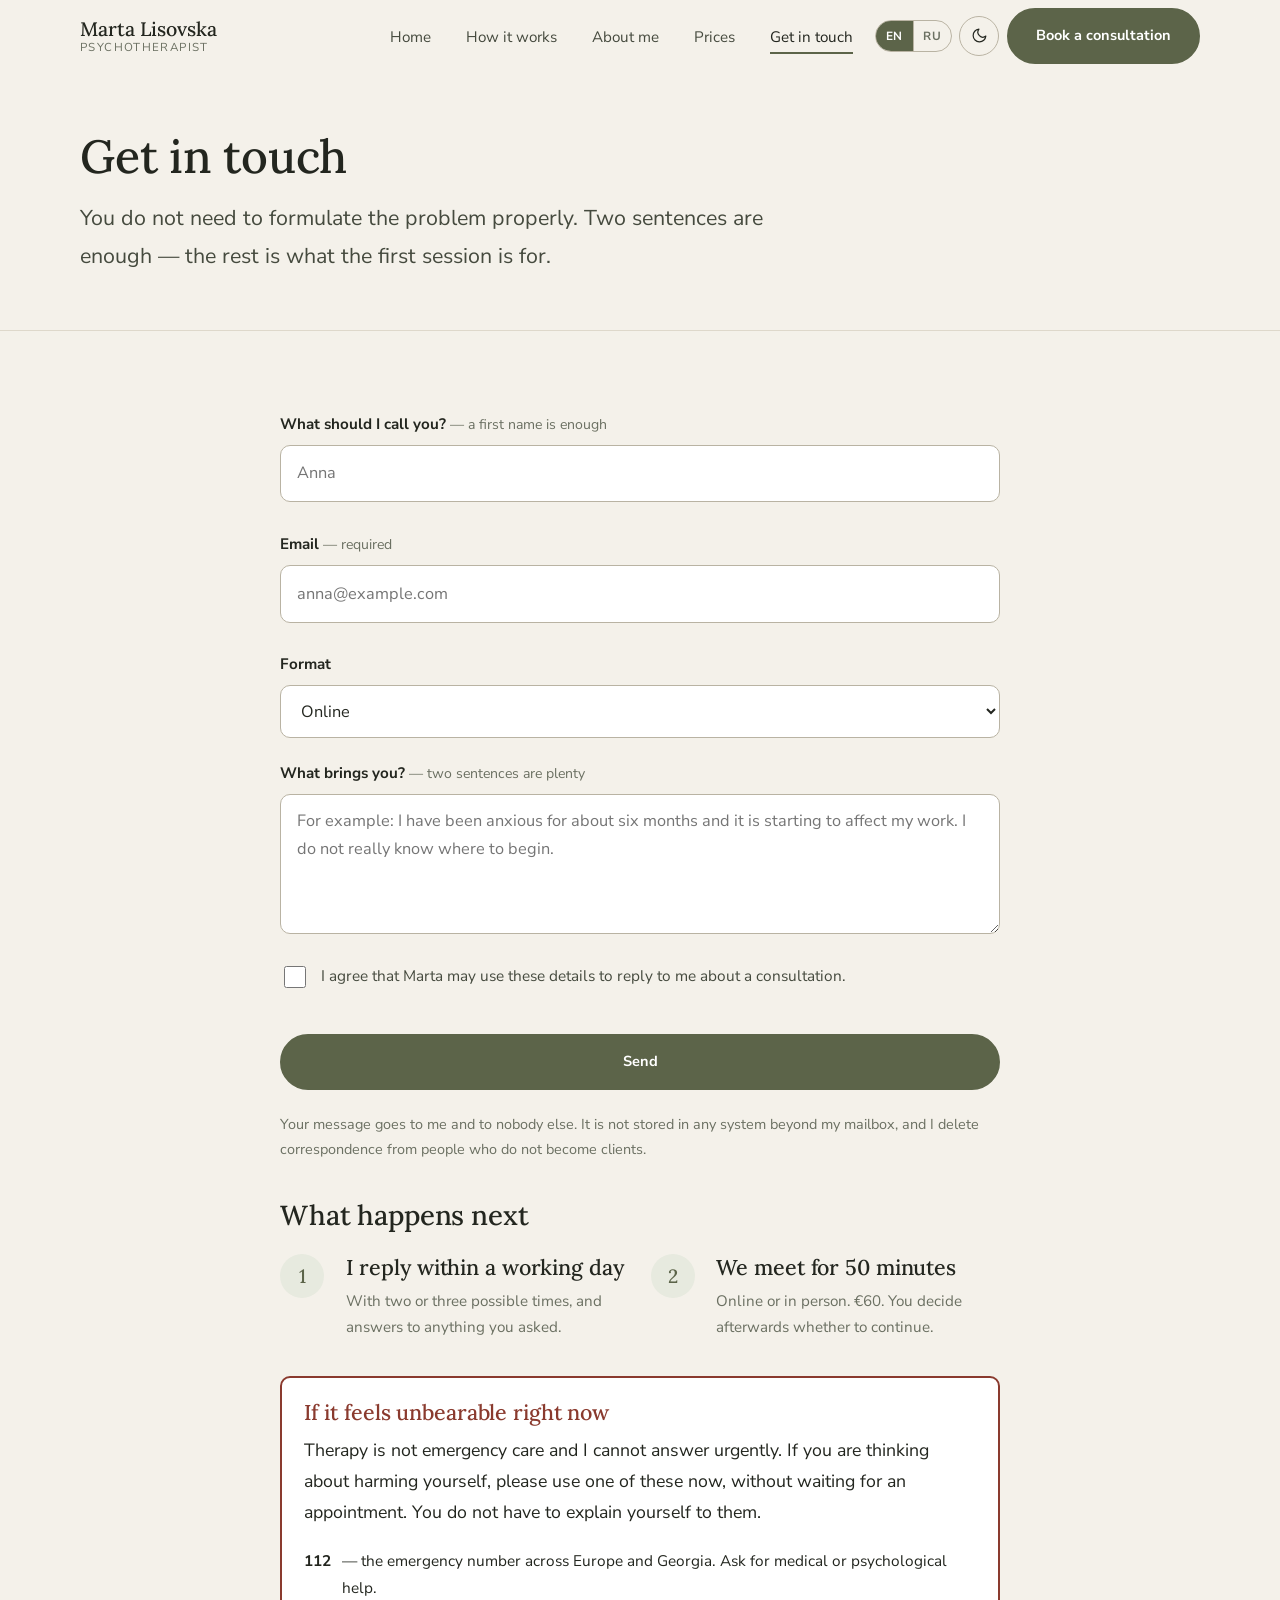
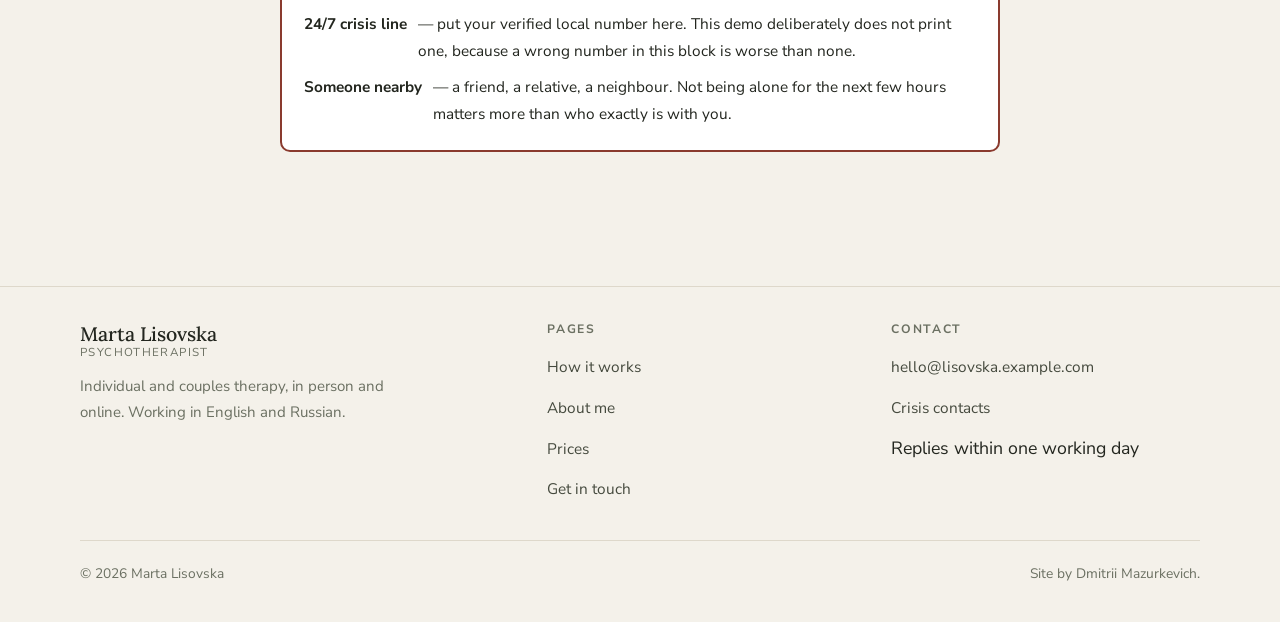
<file: contact.html>
<!DOCTYPE html>
<html lang="en">
<head>
<meta charset="utf-8">
<meta name="viewport" content="width=device-width, initial-scale=1">
<title data-i18n="ct.metaTitle">Get in touch — Marta Lisovska</title>
<meta name="description" data-i18n-attr="content:ct.metaDesc" content="Request a first consultation. Two sentences are enough. Reply within one working day.">
<meta name="theme-color" content="#F4F1EA" media="(prefers-color-scheme: light)">
<meta name="theme-color" content="#191A16" media="(prefers-color-scheme: dark)">
<meta property="og:type" content="website">
<meta property="og:title" content="Get in touch — Marta Lisovska">
<meta property="og:description" content="Request a first consultation. Two sentences are enough. Reply within one working day.">
<link rel="canonical" href="https://dmitrii-mazurkevich.github.io/psychologist-website/contact.html">
<link rel="alternate" hreflang="en" href="https://dmitrii-mazurkevich.github.io/psychologist-website/contact.html?lang=en">
<link rel="alternate" hreflang="ru" href="https://dmitrii-mazurkevich.github.io/psychologist-website/contact.html?lang=ru">
<link rel="icon" href="data:image/svg+xml,%3Csvg xmlns='http://www.w3.org/2000/svg' viewBox='0 0 100 100'%3E%3Crect width='100' height='100' rx='24' fill='%235C6449'/%3E%3Cpath d='M30 62c0-18 8-30 20-30s20 12 20 30' stroke='%23F4F1EA' stroke-width='7' fill='none' stroke-linecap='round'/%3E%3Ccircle cx='50' cy='72' r='5' fill='%23F4F1EA'/%3E%3C/svg%3E">
<link rel="preconnect" href="https://fonts.googleapis.com">
<link rel="preconnect" href="https://fonts.gstatic.com" crossorigin>
<link rel="stylesheet" href="https://fonts.googleapis.com/css2?family=Lora:ital,wght@0,400;0,500;0,600;1,400&family=Nunito+Sans:wght@400;600;700&display=swap">
<link rel="stylesheet" href="assets/css/main.css">
<script>
(function () {
  var d = document.documentElement, langs = ['en', 'ru'], lang = null;
  var p = location.search.match(/[?&]lang=([a-z]{2})/i);
  if (p && langs.indexOf(p[1].toLowerCase()) > -1) lang = p[1].toLowerCase();
  if (!lang) { try { var s = localStorage.getItem('ml-lang'); if (langs.indexOf(s) > -1) lang = s; } catch (e) {} }
  if (!lang) { lang = 'en'; }
  d.setAttribute('data-lang', lang);
  if (lang !== 'en') { d.className += ' i18n-pending'; setTimeout(function () { d.classList.remove('i18n-pending'); }, 1200); }
  try { var t = localStorage.getItem('ml-theme'); if (t) d.setAttribute('data-theme', t); } catch (e) {}
})();
</script>
</head>

<body>
<a class="skip-link" href="#main" data-i18n="nav.skip">Skip to content</a>

<header class="site-header">
  <div class="container">
    <nav class="nav" aria-label="Main" data-i18n-attr="aria-label:nav.main">
      <a class="brand" href="index.html">
        <span class="brand__name">Marta Lisovska</span>
        <span class="brand__role" data-i18n="brand.role">Psychotherapist</span>
      </a>

      <ul class="nav__list">
        <li><a href="index.html" data-i18n="nav.home">Home</a></li>
        <li><a href="index.html#how" data-i18n="nav.how">How it works</a></li>
        <li><a href="about.html" data-i18n="nav.about">About me</a></li>
        <li><a href="index.html#prices" data-i18n="nav.prices">Prices</a></li>
        <li><a href="contact.html" aria-current="page" data-i18n="nav.contact">Get in touch</a></li>
      </ul>

      <div class="nav__actions">
        <div class="lang" role="group" aria-label="Language" data-i18n-attr="aria-label:nav.language">
          <button type="button" data-lang="en" aria-pressed="true">EN</button>
          <button type="button" data-lang="ru" aria-pressed="false">RU</button>
        </div>
        <button class="icon-btn theme-toggle" type="button" data-i18n-attr="aria-label:nav.theme" aria-label="Switch colour theme">
          <svg class="icon-moon" viewBox="0 0 24 24" fill="none" stroke="currentColor" stroke-width="1.7" stroke-linecap="round" stroke-linejoin="round" aria-hidden="true"><path d="M21 12.8A9 9 0 1 1 11.2 3a7 7 0 0 0 9.8 9.8z"/></svg>
          <svg class="icon-sun" viewBox="0 0 24 24" fill="none" stroke="currentColor" stroke-width="1.7" stroke-linecap="round" stroke-linejoin="round" aria-hidden="true"><circle cx="12" cy="12" r="4"/><path d="M12 2v2M12 20v2M4.9 4.9l1.4 1.4M17.7 17.7l1.4 1.4M2 12h2M20 12h2M4.9 19.1l1.4-1.4M17.7 6.3l1.4-1.4"/></svg>
        </button>
        <button class="icon-btn nav-toggle" type="button" aria-expanded="false" aria-controls="mobile-menu" data-i18n-attr="aria-label:nav.menu" aria-label="Open menu">
          <svg viewBox="0 0 24 24" fill="none" stroke="currentColor" stroke-width="1.7" stroke-linecap="round" aria-hidden="true"><path d="M4 7h16M4 12h16M4 17h16"/></svg>
        </button>
        <a class="btn nav__cta" href="contact.html" data-i18n="nav.book">Book a consultation</a>
      </div>
    </nav>
  </div>
</header>

<div class="mobile-menu" id="mobile-menu">
  <a href="index.html" data-i18n="nav.home">Home</a>
  <a href="index.html#how" data-i18n="nav.how">How it works</a>
  <a href="about.html" data-i18n="nav.about">About me</a>
  <a href="index.html#prices" data-i18n="nav.prices">Prices</a>
  <a href="contact.html" data-i18n="nav.contact">Get in touch</a>
  <a class="btn" href="contact.html" data-i18n="nav.book">Book a consultation</a>
</div>

<main id="main">

  <div class="page-head">
    <div class="container">
      <h1 class="page-head__title" data-i18n="ct.title">Get in touch</h1>
      <p class="page-head__lede" data-i18n="ct.lede">
        You do not need to formulate the problem properly. Two sentences are enough —
        the rest is what the first session is for.
      </p>
    </div>
  </div>

  <section class="section">
    <div class="container container--narrow">

      <div class="form-success" role="status" aria-live="polite">
        <svg viewBox="0 0 24 24" fill="none" stroke="currentColor" stroke-width="2.2" stroke-linecap="round" stroke-linejoin="round" aria-hidden="true"><circle cx="12" cy="12" r="10"/><path d="m8 12 3 3 5-6"/></svg>
        <div>
          <strong data-i18n="ct.sentT">Your message has been sent.</strong>
          <p class="muted" style="margin:.3rem 0 0" data-i18n="ct.sentB">
            I reply within one working day. If it feels urgent, please use the crisis
            contacts below rather than waiting for me.
          </p>
        </div>
      </div>

      <form class="form" data-validate novalidate>
        <div class="field">
          <label for="name"><span data-i18n="ct.name">What should I call you?</span> <span class="hint" data-i18n="ct.nameHint">— a first name is enough</span></label>
          <input type="text" id="name" name="name" autocomplete="given-name" required data-i18n-attr="placeholder:ct.namePh" placeholder="Anna">
          <span class="error" aria-live="polite"></span>
        </div>

        <div class="field">
          <label for="email"><span data-i18n="ct.email">Email</span> <span class="hint" data-i18n="ct.required">— required</span></label>
          <input type="email" id="email" name="email" autocomplete="email" required placeholder="anna@example.com">
          <span class="error" aria-live="polite"></span>
        </div>

        <div class="field">
          <label for="format" data-i18n="ct.format">Format</label>
          <select id="format" name="format">
            <option value="online" data-i18n="ct.f1">Online</option>
            <option value="inperson" data-i18n="ct.f2">In person</option>
            <option value="either" data-i18n="ct.f3">Either — let's discuss</option>
          </select>
        </div>

        <div class="field">
          <label for="message"><span data-i18n="ct.message">What brings you?</span> <span class="hint" data-i18n="ct.messageHint">— two sentences are plenty</span></label>
          <textarea id="message" name="message" required data-i18n-attr="placeholder:ct.messagePh"
            placeholder="For example: I have been anxious for about six months and it is starting to affect my work. I do not really know where to begin."></textarea>
          <span class="error" aria-live="polite"></span>
        </div>

        <label class="checkline">
          <input type="checkbox" name="consent" required>
          <span data-i18n="ct.consent">I agree that Marta may use these details to reply to me about a consultation.</span>
        </label>
        <span class="error" id="consent-error" style="color:var(--danger);font-size:.88rem"></span>

        <button class="btn btn--block" type="submit" data-i18n="ct.send">Send</button>

        <p class="muted" style="font-size:.9rem" data-i18n="ct.privacy">
          Your message goes to me and to nobody else. It is not stored in any system beyond
          my mailbox, and I delete correspondence from people who do not become clients.
        </p>
      </form>

      <h2 class="section-title mt-4" style="font-size:var(--step-2)" data-i18n="ct.nextTitle">What happens next</h2>
      <div class="steps mt-3">
        <div class="step"><div><h3 data-i18n="ct.n1t">I reply within a working day</h3><p data-i18n="ct.n1d">With two or three possible times, and answers to anything you asked.</p></div></div>
        <div class="step"><div><h3 data-i18n="ct.n2t">We meet for 50 minutes</h3><p data-i18n="ct.n2d">Online or in person. €60. You decide afterwards whether to continue.</p></div></div>
      </div>

      <div class="mt-4">

      <div class="crisis" id="crisis">
        <h2 data-i18n="crisis.title">If it feels unbearable right now</h2>
        <p data-i18n="crisis.body">
          Therapy is not emergency care and I cannot answer urgently. If you are
          thinking about harming yourself, please use one of these now, without
          waiting for an appointment. You do not have to explain yourself to them.
        </p>
        <ul>
          <li>
            <strong>112</strong>
            <span data-i18n="crisis.emergency">— the emergency number across Europe and Georgia. Ask for medical or psychological help.</span>
          </li>
          <li>
            <strong data-i18n="crisis.line">24/7 crisis line</strong>
            <span data-i18n="crisis.linePlaceholder">— put your verified local number here. This demo deliberately does not print one, because a wrong number in this block is worse than none.</span>
          </li>
          <li>
            <strong data-i18n="crisis.someone">Someone nearby</strong>
            <span data-i18n="crisis.someoneBody">— a friend, a relative, a neighbour. Not being alone for the next few hours matters more than who exactly is with you.</span>
          </li>
        </ul>
      </div>
      </div>

    </div>
  </section>

</main>

<footer class="site-footer">
  <div class="container">
    <div class="footer__grid">
      <div>
        <a class="brand" href="index.html">
          <span class="brand__name">Marta Lisovska</span>
          <span class="brand__role" data-i18n="brand.role">Psychotherapist</span>
        </a>
        <p class="footer__about" data-i18n="foot.about">
          Individual and couples therapy, in person and online. Working in English and Russian.
        </p>
      </div>
      <div>
        <h2 data-i18n="foot.sections">Pages</h2>
        <ul>
          <li><a href="index.html#how" data-i18n="nav.how">How it works</a></li>
          <li><a href="about.html" data-i18n="nav.about">About me</a></li>
          <li><a href="index.html#prices" data-i18n="nav.prices">Prices</a></li>
          <li><a href="contact.html" data-i18n="nav.contact">Get in touch</a></li>
        </ul>
      </div>
      <div>
        <h2 data-i18n="foot.contact">Contact</h2>
        <ul>
          <li><a href="mailto:hello@lisovska.example.com">hello@lisovska.example.com</a></li>
          <li><a href="index.html#crisis" data-i18n="foot.crisis">Crisis contacts</a></li>
          <li><span data-i18n="foot.reply">Replies within one working day</span></li>
        </ul>
      </div>
    </div>
    <div class="footer__bottom">
      <span>© <span data-year>2026</span> Marta Lisovska</span>
      <span data-i18n="foot.demoNote">Site by Dmitrii Mazurkevich.</span>
    </div>
  </div>
</footer>

<script src="assets/js/i18n.js" defer></script>
<script src="assets/js/main.js" defer></script>
</body>
</html>
</file>
<file: assets/css/main.css>
/* ==========================================================================
   Marta Lisovska — private psychotherapy practice
   Sixth design language in the portfolio: warm, unhurried, low-contrast in
   feel but never in fact. The audience often reads this on a phone, at night,
   while feeling bad — so: generous line height, large tap targets, nothing
   that flashes, and a dark theme that is actually comfortable.
   ========================================================================== */

/* --------------------------------------------------------------------------
   1. Tokens
   -------------------------------------------------------------------------- */

:root {
  color-scheme: light;

  --bg:          #F4F1EA;
  --bg-alt:      #EDE8DE;
  --surface:     #FFFFFF;
  --surface-2:   #F9F7F2;
  --ink:         #23261F;
  --ink-2:       #454A3E;
  --muted:       #6B7062;
  --line:        #DED8CB;
  --line-strong: #B9B3A3;
  --accent:      #5C6449;
  --accent-2:    #454C36;
  --accent-ink:  #FFFFFF;
  --accent-soft: #E7EADF;
  --danger:      #8A3A2E;

  --font-display: "Lora", Georgia, "Times New Roman", serif;
  --font-sans:    "Nunito Sans", -apple-system, BlinkMacSystemFont, "Segoe UI", Arial, sans-serif;

  --step--1: clamp(0.85rem, 0.83rem + 0.12vw, 0.91rem);
  --step-0:  clamp(1.02rem, 0.99rem + 0.17vw, 1.11rem);
  --step-1:  clamp(1.16rem, 1.10rem + 0.30vw, 1.34rem);
  --step-2:  clamp(1.38rem, 1.26rem + 0.58vw, 1.72rem);
  --step-3:  clamp(1.62rem, 1.40rem + 1.05vw, 2.25rem);
  --step-4:  clamp(1.95rem, 1.62rem + 1.65vw, 2.90rem);
  --step-5:  clamp(2.25rem, 1.75rem + 2.45vw, 3.60rem);

  --sp-1: 0.45rem;
  --sp-2: 0.85rem;
  --sp-3: 1.35rem;
  --sp-4: 2.2rem;
  --sp-5: 3.4rem;
  --sp-6: 5rem;

  --r-sm: 4px;
  --r-md: 10px;
  --r-lg: 18px;
  --r-full: 999px;

  --shadow: 0 1px 2px rgba(35, 38, 31, .04), 0 12px 32px rgba(35, 38, 31, .07);

  --container: 1120px;
  --nav-h: 72px;
  --ease: cubic-bezier(0.25, 0.6, 0.35, 1);
}

:root[data-theme="dark"] {
  color-scheme: dark;
  --bg:          #191A16;
  --bg-alt:      #1F211B;
  --surface:     #22241E;
  --surface-2:   #282B23;
  --ink:         #EFEDE5;
  --ink-2:       #CBC9BF;
  --muted:       #969383;
  --line:        #32352C;
  --line-strong: #494D40;
  --accent:      #A9B48C;
  --accent-2:    #C0C9A6;
  --accent-ink:  #1B1E16;
  --accent-soft: #262A1F;
  --danger:      #DE9587;
  --shadow: 0 1px 2px rgba(0, 0, 0, .4), 0 12px 34px rgba(0, 0, 0, .45);
}

@media (prefers-color-scheme: dark) {
  :root:not([data-theme="light"]) {
    color-scheme: dark;
    --bg:          #191A16;
    --bg-alt:      #1F211B;
    --surface:     #22241E;
    --surface-2:   #282B23;
    --ink:         #EFEDE5;
    --ink-2:       #CBC9BF;
    --muted:       #969383;
    --line:        #32352C;
    --line-strong: #494D40;
    --accent:      #A9B48C;
    --accent-2:    #C0C9A6;
    --accent-ink:  #1B1E16;
    --accent-soft: #262A1F;
    --danger:      #DE9587;
    --shadow: 0 1px 2px rgba(0, 0, 0, .4), 0 12px 34px rgba(0, 0, 0, .45);
  }
}

/* --------------------------------------------------------------------------
   2. Base
   -------------------------------------------------------------------------- */

*, *::before, *::after { box-sizing: border-box; }

html {
  -webkit-text-size-adjust: 100%;
  scroll-behavior: smooth;
  scroll-padding-top: calc(var(--nav-h) + 1rem);
}

@media (prefers-reduced-motion: reduce) {
  html { scroll-behavior: auto; }
  *, *::before, *::after {
    animation-duration: .01ms !important;
    animation-iteration-count: 1 !important;
    transition-duration: .01ms !important;
  }
}

body {
  margin: 0;
  background: var(--bg);
  color: var(--ink);
  font-family: var(--font-sans);
  font-size: var(--step-0);
  line-height: 1.75;              /* deliberately generous */
  -webkit-font-smoothing: antialiased;
  overflow-x: hidden;
}

img, svg { max-width: 100%; height: auto; display: block; }

h1, h2, h3, h4 {
  margin: 0;
  font-family: var(--font-display);
  font-weight: 500;
  line-height: 1.28;
  letter-spacing: -0.005em;
}

p { margin: 0 0 1.1em; }
p:last-child { margin-bottom: 0; }
a { color: var(--accent); text-underline-offset: 3px; }
a:hover { color: var(--accent-2); }
ul, ol { margin: 0; padding: 0; }

:focus-visible { outline: 3px solid var(--accent); outline-offset: 3px; border-radius: 2px; }
::selection { background: var(--accent); color: var(--accent-ink); }

.skip-link {
  position: absolute; left: 1rem; top: -100px; z-index: 999;
  background: var(--accent); color: var(--accent-ink);
  padding: .8rem 1.2rem; border-radius: var(--r-sm); font-weight: 700;
  transition: top .18s var(--ease);
}
.skip-link:focus { top: 1rem; }

.visually-hidden {
  position: absolute !important; width: 1px; height: 1px;
  padding: 0; margin: -1px; overflow: hidden;
  clip: rect(0 0 0 0); clip-path: inset(50%); white-space: nowrap;
}

/* --------------------------------------------------------------------------
   3. Layout
   -------------------------------------------------------------------------- */

.container { width: min(100% - 2.25rem, var(--container)); margin-inline: auto; }
.container--narrow { width: min(100% - 2.25rem, 720px); }

.section { padding-block: var(--sp-5); }
@media (min-width: 800px) { .section { padding-block: var(--sp-6); } }
.section--tight { padding-block: var(--sp-4); }
.section--alt { background: var(--bg-alt); }

.section-head { max-width: 58ch; margin-bottom: var(--sp-4); }
.section-head--center { margin-inline: auto; text-align: center; }

.eyebrow {
  display: block; font-size: .78rem; font-weight: 700;
  letter-spacing: .16em; text-transform: uppercase;
  color: var(--accent); margin-bottom: var(--sp-2);
}
.section-title { font-size: var(--step-3); text-wrap: balance; }
.section-lede { color: var(--muted); margin-top: var(--sp-2); font-size: var(--step-1); }

/* --------------------------------------------------------------------------
   4. Buttons
   -------------------------------------------------------------------------- */

.btn {
  display: inline-flex; align-items: center; justify-content: center; gap: .55rem;
  background: var(--accent); color: var(--accent-ink);
  border: 2px solid var(--accent); border-radius: var(--r-full);
  padding: .85rem 1.7rem;
  font: inherit; font-size: var(--step--1); font-weight: 700;
  text-decoration: none; cursor: pointer; text-align: center;
  min-height: 48px;                /* comfortable tap target */
  transition: background-color .18s var(--ease), border-color .18s var(--ease), color .18s var(--ease);
}
.btn:hover { background: var(--accent-2); border-color: var(--accent-2); color: var(--accent-ink); }
.btn[disabled] { opacity: .55; cursor: not-allowed; }
.btn--outline { background: transparent; color: var(--accent); }
.btn--outline:hover { background: var(--accent-soft); color: var(--accent-2); border-color: var(--accent-2); }
.btn--quiet { background: transparent; color: var(--ink); border-color: var(--line-strong); }
.btn--quiet:hover { background: var(--surface-2); color: var(--ink); border-color: var(--ink); }
.btn--block { width: 100%; }
.btn svg { width: 16px; height: 16px; flex: none; }

/* --------------------------------------------------------------------------
   5. Header
   -------------------------------------------------------------------------- */

.site-header {
  position: sticky; top: 0; z-index: 90;
  background: color-mix(in srgb, var(--bg) 90%, transparent);
  backdrop-filter: saturate(150%) blur(12px);
  -webkit-backdrop-filter: saturate(150%) blur(12px);
  border-bottom: 1px solid transparent;
  transition: border-color .2s var(--ease);
}
.site-header.is-stuck { border-bottom-color: var(--line); }

.nav { height: var(--nav-h); display: flex; align-items: center; gap: var(--sp-3); }

.brand { display: flex; flex-direction: column; text-decoration: none; color: inherit; margin-right: auto; line-height: 1.2; }
.brand__name { font-family: var(--font-display); font-weight: 500; font-size: 1.22rem; }
.brand__role { font-size: .72rem; letter-spacing: .12em; text-transform: uppercase; color: var(--muted); }
@media (max-width: 420px) { .brand__role { display: none; } }

.nav__list { display: none; list-style: none; gap: var(--sp-4); align-items: center; }
.nav__list a {
  text-decoration: none; font-size: .95rem; color: var(--ink-2);
  padding: .35rem 0; border-bottom: 2px solid transparent;
}
.nav__list a:hover { color: var(--ink); border-bottom-color: var(--accent); }
.nav__list a[aria-current="page"] { color: var(--ink); border-bottom-color: var(--accent); }

.nav__actions { display: flex; align-items: center; gap: .45rem; }
.nav__cta { display: none; }
@media (min-width: 920px) {
  .nav__list { display: flex; }
  .nav__cta { display: inline-flex; }
  .nav__actions .nav-toggle { display: none; }
}

.icon-btn {
  width: 40px; height: 40px; display: grid; place-items: center;
  background: transparent; border: 1px solid var(--line-strong);
  border-radius: var(--r-full); color: var(--ink); cursor: pointer;
}
.icon-btn:hover { background: var(--surface-2); }
.icon-btn svg { width: 17px; height: 17px; }

.theme-toggle .icon-sun { display: none; }
:root[data-theme="dark"] .theme-toggle .icon-sun { display: block; }
:root[data-theme="dark"] .theme-toggle .icon-moon { display: none; }
@media (prefers-color-scheme: dark) {
  :root:not([data-theme="light"]) .theme-toggle .icon-sun { display: block; }
  :root:not([data-theme="light"]) .theme-toggle .icon-moon { display: none; }
}

.lang { display: flex; border: 1px solid var(--line-strong); border-radius: var(--r-full); overflow: hidden; }
.lang button {
  appearance: none; border: 0; background: transparent;
  font: inherit; font-size: .74rem; font-weight: 700; letter-spacing: .06em;
  color: var(--muted); cursor: pointer; padding: .4rem .6rem; line-height: 1.4;
}
.lang button + button { border-left: 1px solid var(--line-strong); }
.lang button:hover { color: var(--ink); }
.lang button[aria-pressed="true"] { background: var(--accent); color: var(--accent-ink); }

.mobile-menu {
  position: fixed; inset: var(--nav-h) 0 0; z-index: 89;
  background: var(--bg); padding: var(--sp-3) 1.125rem var(--sp-5);
  display: flex; flex-direction: column;
  opacity: 0; transform: translateY(-6px); pointer-events: none;
  transition: opacity .2s var(--ease), transform .2s var(--ease);
  overflow-y: auto;
}
.mobile-menu.is-open { opacity: 1; transform: none; pointer-events: auto; }
.mobile-menu a:not(.btn) {
  font-family: var(--font-display); font-size: var(--step-2);
  text-decoration: none; color: var(--ink);
  padding: .9rem 0; border-bottom: 1px solid var(--line);
}
.mobile-menu .btn { margin-top: var(--sp-4); }
@media (min-width: 920px) { .mobile-menu { display: none; } }

/* --------------------------------------------------------------------------
   6. Hero
   -------------------------------------------------------------------------- */

.hero { padding-block: var(--sp-5); }
@media (min-width: 900px) { .hero { padding-block: var(--sp-6) var(--sp-5); } }
.hero__grid { display: grid; gap: var(--sp-4); align-items: center; }
@media (min-width: 950px) { .hero__grid { grid-template-columns: minmax(0, 1.15fr) minmax(0, 1fr); gap: var(--sp-5); } }

.hero__title { font-size: var(--step-5); margin-bottom: var(--sp-3); text-wrap: balance; max-width: 18ch; }
.hero__lede { font-size: var(--step-1); color: var(--ink-2); max-width: 48ch; margin-bottom: var(--sp-4); }
.hero__actions { display: flex; flex-wrap: wrap; gap: .8rem; }
.hero__note { margin-top: var(--sp-3); color: var(--muted); font-size: .93rem; }

.portrait {
  border-radius: var(--r-lg); overflow: hidden;
  background: var(--surface-2); border: 1px solid var(--line);
}
.portrait svg { width: 100%; height: auto; display: block; }

/* --------------------------------------------------------------------------
   7. Cards, lists, steps
   -------------------------------------------------------------------------- */

.grid { display: grid; gap: var(--sp-3); }
@media (min-width: 660px) { .grid--2, .grid--3 { grid-template-columns: repeat(2, 1fr); } }
@media (min-width: 1000px) { .grid--3 { grid-template-columns: repeat(3, 1fr); } }

.card {
  background: var(--surface); border: 1px solid var(--line);
  border-radius: var(--r-lg); padding: var(--sp-3) var(--sp-3) var(--sp-4);
}
.card h3 { font-size: var(--step-1); margin-bottom: .5rem; }
.card p { color: var(--muted); font-size: .96rem; }

.reasons { list-style: none; display: grid; gap: .7rem; }
.reasons li { display: flex; gap: .8rem; align-items: flex-start; color: var(--ink-2); }
.reasons li::before {
  content: ""; flex: none; width: 8px; height: 8px; margin-top: .62em;
  border-radius: 50%; background: var(--accent);
}

.steps { counter-reset: st; display: grid; gap: var(--sp-3); }
@media (min-width: 760px) { .steps { grid-template-columns: repeat(2, 1fr); } }
.step {
  counter-increment: st; display: flex; gap: var(--sp-3); align-items: flex-start;
}
.step::before {
  content: counter(st);
  flex: none; width: 44px; height: 44px; border-radius: 50%;
  background: var(--accent-soft); color: var(--accent);
  display: grid; place-items: center;
  font-family: var(--font-display); font-size: 1.2rem; font-weight: 500;
}
.step h3 { font-size: var(--step-1); margin-bottom: .35rem; }
.step p { color: var(--muted); font-size: .95rem; }

.prices { list-style: none; display: grid; gap: 0; border-top: 1px solid var(--line); }
.prices li {
  display: flex; flex-wrap: wrap; gap: .3rem var(--sp-3); justify-content: space-between;
  padding: var(--sp-3) 0; border-bottom: 1px solid var(--line);
}
.prices b { font-weight: 700; }
.prices span { color: var(--muted); font-size: .95rem; }
.prices .amount { font-family: var(--font-display); font-size: var(--step-1); color: var(--ink); white-space: nowrap; }

/* --------------------------------------------------------------------------
   8. Self-check
   -------------------------------------------------------------------------- */

.check {
  background: var(--surface); border: 1px solid var(--line);
  border-radius: var(--r-lg); padding: var(--sp-4) var(--sp-3);
}
@media (min-width: 800px) { .check { padding: var(--sp-5) var(--sp-4); } }

.check__intro { color: var(--muted); margin-bottom: var(--sp-4); max-width: 60ch; }

.check__q { border-top: 1px solid var(--line); padding-block: var(--sp-3); }
.check__q:first-of-type { border-top: 0; padding-top: 0; }
.check__q legend { padding: 0; font-size: var(--step-1); margin-bottom: var(--sp-2); max-width: 52ch; }
.check__opts { display: flex; flex-wrap: wrap; gap: .5rem; }
.opt { position: relative; }
.opt input { position: absolute; opacity: 0; width: 0; height: 0; }
.opt span {
  display: inline-block; cursor: pointer; user-select: none;
  border: 1px solid var(--line-strong); border-radius: var(--r-full);
  padding: .6rem 1.1rem; font-size: .95rem; min-height: 44px;
  display: inline-flex; align-items: center;
  transition: background-color .15s var(--ease), border-color .15s var(--ease), color .15s var(--ease);
}
.opt input:checked + span { background: var(--accent); border-color: var(--accent); color: var(--accent-ink); font-weight: 700; }
.opt input:focus-visible + span { outline: 3px solid var(--accent); outline-offset: 3px; }

.check__foot { margin-top: var(--sp-4); display: flex; flex-wrap: wrap; gap: var(--sp-2) var(--sp-3); align-items: center; }
.check__progress { color: var(--muted); font-size: .9rem; }

.check__result {
  margin-top: var(--sp-4); padding: var(--sp-3);
  border: 2px solid var(--accent); border-radius: var(--r-md);
  background: var(--accent-soft);
}
.check__result[hidden] { display: none; }
.check__result h3 { font-size: var(--step-2); margin-bottom: .5rem; }
.check__result p { color: var(--ink-2); }
.check__actions { display: flex; flex-wrap: wrap; gap: .7rem; margin-top: var(--sp-3); }

.disclaimer {
  margin-top: var(--sp-3); font-size: .88rem; color: var(--muted);
  border-left: 3px solid var(--line-strong); padding-left: var(--sp-3);
}

/* --------------------------------------------------------------------------
   9. Crisis block — must stay legible in every state
   -------------------------------------------------------------------------- */

.crisis {
  border: 2px solid var(--danger); border-radius: var(--r-md);
  padding: var(--sp-3); background: var(--surface);
}
.crisis h2, .crisis h3 { font-size: var(--step-1); margin-bottom: .5rem; color: var(--danger); }
.crisis ul { list-style: none; display: grid; gap: .6rem; margin-top: var(--sp-2); }
.crisis li { display: flex; gap: .7rem; align-items: flex-start; font-size: .96rem; }
.crisis li strong { white-space: nowrap; }
.crisis a { color: var(--danger); font-weight: 700; }

/* --------------------------------------------------------------------------
   10. FAQ
   -------------------------------------------------------------------------- */

.faq { display: grid; }
.faq__item { border-top: 1px solid var(--line); }
.faq__item:last-child { border-bottom: 1px solid var(--line); }
.faq__q {
  width: 100%; display: flex; align-items: center; justify-content: space-between; gap: var(--sp-3);
  padding: var(--sp-3) 0; background: none; border: 0;
  font: inherit; font-family: var(--font-display); font-size: var(--step-1); font-weight: 500;
  color: var(--ink); text-align: left; cursor: pointer; min-height: 56px;
}
.faq__icon {
  flex: none; width: 28px; height: 28px; border-radius: 50%;
  border: 1px solid var(--line-strong); display: grid; place-items: center;
  transition: transform .25s var(--ease), background-color .25s var(--ease), color .25s var(--ease), border-color .25s var(--ease);
}
.faq__icon svg { width: 12px; height: 12px; }
.faq__q[aria-expanded="true"] .faq__icon {
  transform: rotate(45deg); background: var(--accent); color: var(--accent-ink); border-color: var(--accent);
}
.faq__a { display: grid; grid-template-rows: 0fr; transition: grid-template-rows .3s var(--ease); }
.faq__a > div { overflow: hidden; }
.faq__a.is-open { grid-template-rows: 1fr; }
.faq__a p { color: var(--muted); padding-bottom: var(--sp-3); max-width: 66ch; }

/* --------------------------------------------------------------------------
   11. Forms
   -------------------------------------------------------------------------- */

.form { display: grid; gap: var(--sp-3); }
.field { display: grid; gap: .45rem; }
.field label, .field legend { font-weight: 700; font-size: .95rem; }
.field .hint { font-weight: 400; color: var(--muted); font-size: .88rem; }
.field input, .field textarea, .field select {
  font: inherit; font-size: 1.02rem; color: var(--ink);
  background: var(--surface); border: 1px solid var(--line-strong);
  border-radius: var(--r-md); padding: .85rem 1rem; width: 100%;
  min-height: 50px;
  transition: border-color .15s var(--ease), box-shadow .15s var(--ease);
}
.field textarea { min-height: 140px; resize: vertical; line-height: 1.7; }
.field input:focus, .field textarea:focus, .field select:focus {
  outline: none; border-color: var(--accent);
  box-shadow: 0 0 0 3px color-mix(in srgb, var(--accent) 22%, transparent);
}
.field .error { font-size: .88rem; color: var(--danger); font-weight: 400; }
.field.has-error input, .field.has-error textarea, .field.has-error select { border-color: var(--danger); }

.checkline { display: flex; gap: .75rem; align-items: flex-start; font-size: .96rem; color: var(--ink-2); }
.checkline input { width: 22px; height: 22px; margin-top: 3px; flex: none; accent-color: var(--accent); }

.form-success {
  display: none; gap: var(--sp-2); align-items: flex-start;
  border: 2px solid var(--accent); background: var(--accent-soft);
  border-radius: var(--r-md); padding: var(--sp-3); margin-bottom: var(--sp-3);
}
.form-success.is-visible { display: flex; }
.form-success svg { width: 22px; height: 22px; color: var(--accent); flex: none; margin-top: 3px; }

/* --------------------------------------------------------------------------
   12. Prose, page head, footer
   -------------------------------------------------------------------------- */

.prose { max-width: 66ch; }
.prose h2 { font-size: var(--step-2); margin-top: var(--sp-4); margin-bottom: var(--sp-2); }
.prose h3 { font-size: var(--step-1); margin-top: var(--sp-3); margin-bottom: var(--sp-2); }
.prose p, .prose li { color: var(--ink-2); }
.prose ul, .prose ol { padding-left: 1.3em; margin-bottom: 1.2em; }
.prose ul { list-style: disc; }
.prose ol { list-style: decimal; }
.prose li { margin-bottom: .55em; }

.page-head { padding-block: var(--sp-4); border-bottom: 1px solid var(--line); }
@media (min-width: 900px) { .page-head { padding-block: var(--sp-5); } }
.page-head__title { font-size: var(--step-4); margin-bottom: var(--sp-2); text-wrap: balance; }
.page-head__lede { color: var(--ink-2); font-size: var(--step-1); max-width: 54ch; }

.quote {
  border-left: 3px solid var(--accent); padding-left: var(--sp-3);
  font-family: var(--font-display); font-size: var(--step-2);
  line-height: 1.5; color: var(--ink-2);
}

.site-footer { border-top: 1px solid var(--line); padding-block: var(--sp-4); margin-top: var(--sp-5); }
.footer__grid { display: grid; gap: var(--sp-4); }
@media (min-width: 700px) { .footer__grid { grid-template-columns: repeat(2, 1fr); } }
@media (min-width: 1000px) { .footer__grid { grid-template-columns: minmax(0, 1.4fr) repeat(2, minmax(0, 1fr)); } }
.footer__about { color: var(--muted); font-size: .94rem; max-width: 36ch; margin-top: var(--sp-2); }
.site-footer h2 { font-size: .76rem; letter-spacing: .14em; text-transform: uppercase; color: var(--muted); margin-bottom: var(--sp-2); font-family: var(--font-sans); font-weight: 700; }
.site-footer ul { list-style: none; display: grid; gap: .6rem; }
.site-footer li, .site-footer a { overflow-wrap: anywhere; }
.site-footer ul a { font-size: .96rem; text-decoration: none; color: var(--ink-2); }
.site-footer ul a:hover { color: var(--accent); }
.footer__bottom {
  margin-top: var(--sp-4); padding-top: var(--sp-3); border-top: 1px solid var(--line);
  display: flex; flex-wrap: wrap; gap: var(--sp-2) var(--sp-3);
  justify-content: space-between; align-items: center;
  font-size: .86rem; color: var(--muted);
}

.demo-note {
  background: var(--ink); color: var(--bg);
  font-size: .82rem; text-align: center; padding: .55rem 1rem;
}
.demo-note a { color: var(--bg); font-weight: 700; }

.reveal { opacity: 0; transform: translateY(14px); }
.reveal.is-in { opacity: 1; transform: none; transition: opacity .6s var(--ease), transform .6s var(--ease); }
@media (prefers-reduced-motion: reduce) { .reveal { opacity: 1; transform: none; } }

.mt-2 { margin-top: var(--sp-2); }
.mt-3 { margin-top: var(--sp-3); }
.mt-4 { margin-top: var(--sp-4); }
.muted { color: var(--muted); }
.text-center { text-align: center; }
.center-actions { display: flex; flex-wrap: wrap; gap: .8rem; justify-content: center; }

html.i18n-pending body { visibility: hidden; }
</file>
